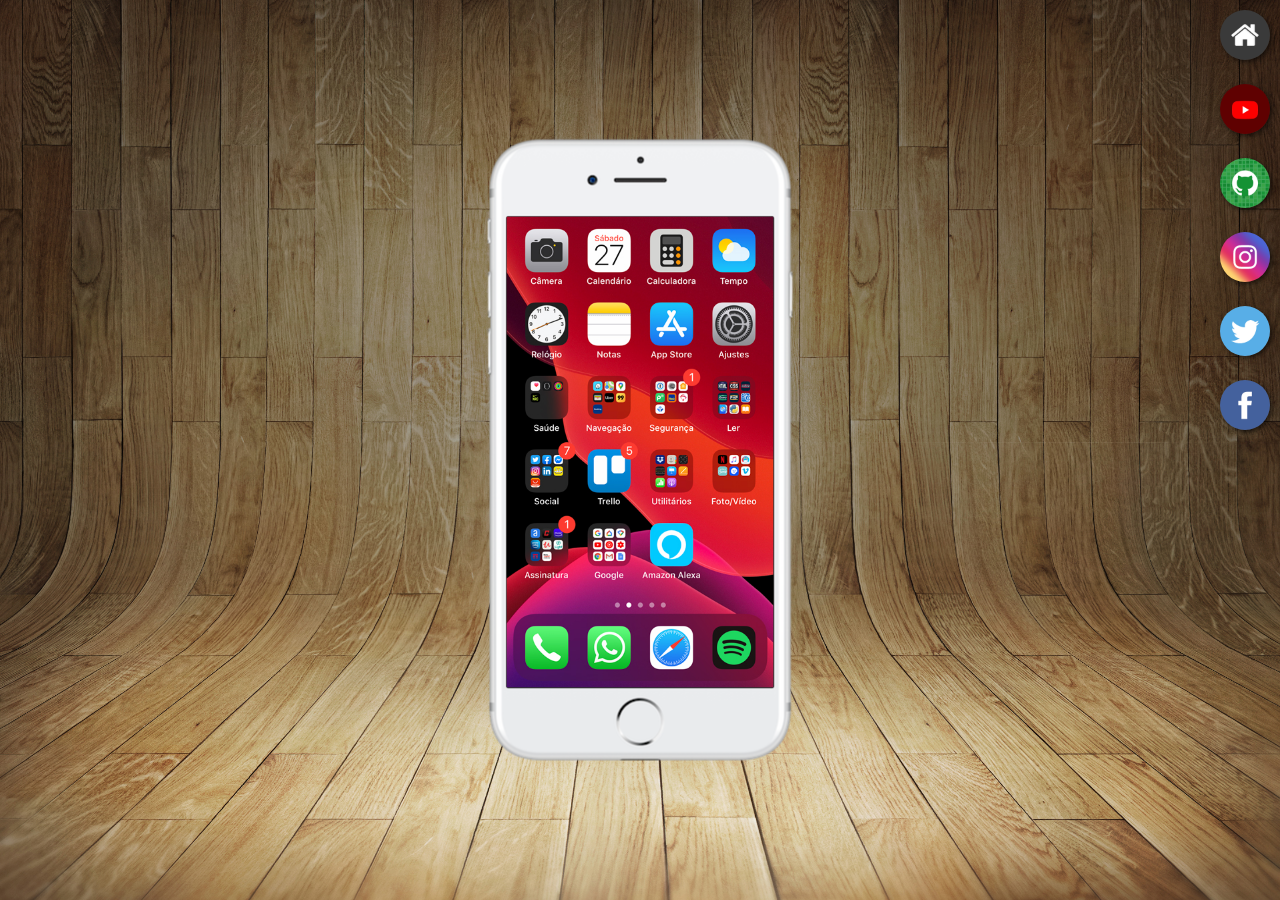
<file: Index.html>
<!DOCTYPE html>
<html lang="pt-br">
<head>
    <meta charset="UTF-8">
    <meta http-equiv="X-UA-Compatible" content="IE=edge">
    <meta name="viewport" content="width=device-width, initial-scale=1.0">
    <link rel="shortcut icon" href="favicon.ico" type="image/x-icon">
    <link rel="stylesheet" href="estilos/style.css">
    <title>Projeto Redes Sociais</title>
</head>
<body>
    <main>
        <section id="telefone">
            <iframe src="home.html" name="tela" id="tela" frameborder="0"></iframe>
        </section>
        <section id="redes-sociais">
            <a href="home.html" target="tela"><img src="imagens/logo-home.jpg" alt="Home"></a><br>
            <a href="youtube.html" target="tela"><img src="imagens/logo-youtube.jpg" alt="Youtube"></a><br>
            <a href="github.html" target="tela"><img src="imagens/logo-github.jpg" alt="Github"></a><br>
            <a href="instagram.html" target="tela"><img src="imagens/logo-instagram.jpg" alt="Insta"></a><br>
            <a href="twitter.html" target="tela"><img src="imagens/logo-twitter.jpg" alt="Twitter"></a><br>
            <a href="facebook.html" target="tela"><img src="imagens/logo-facebook.jpg" alt="Face"></a>
        </section>
    </main>
</body>
</html>
</file>
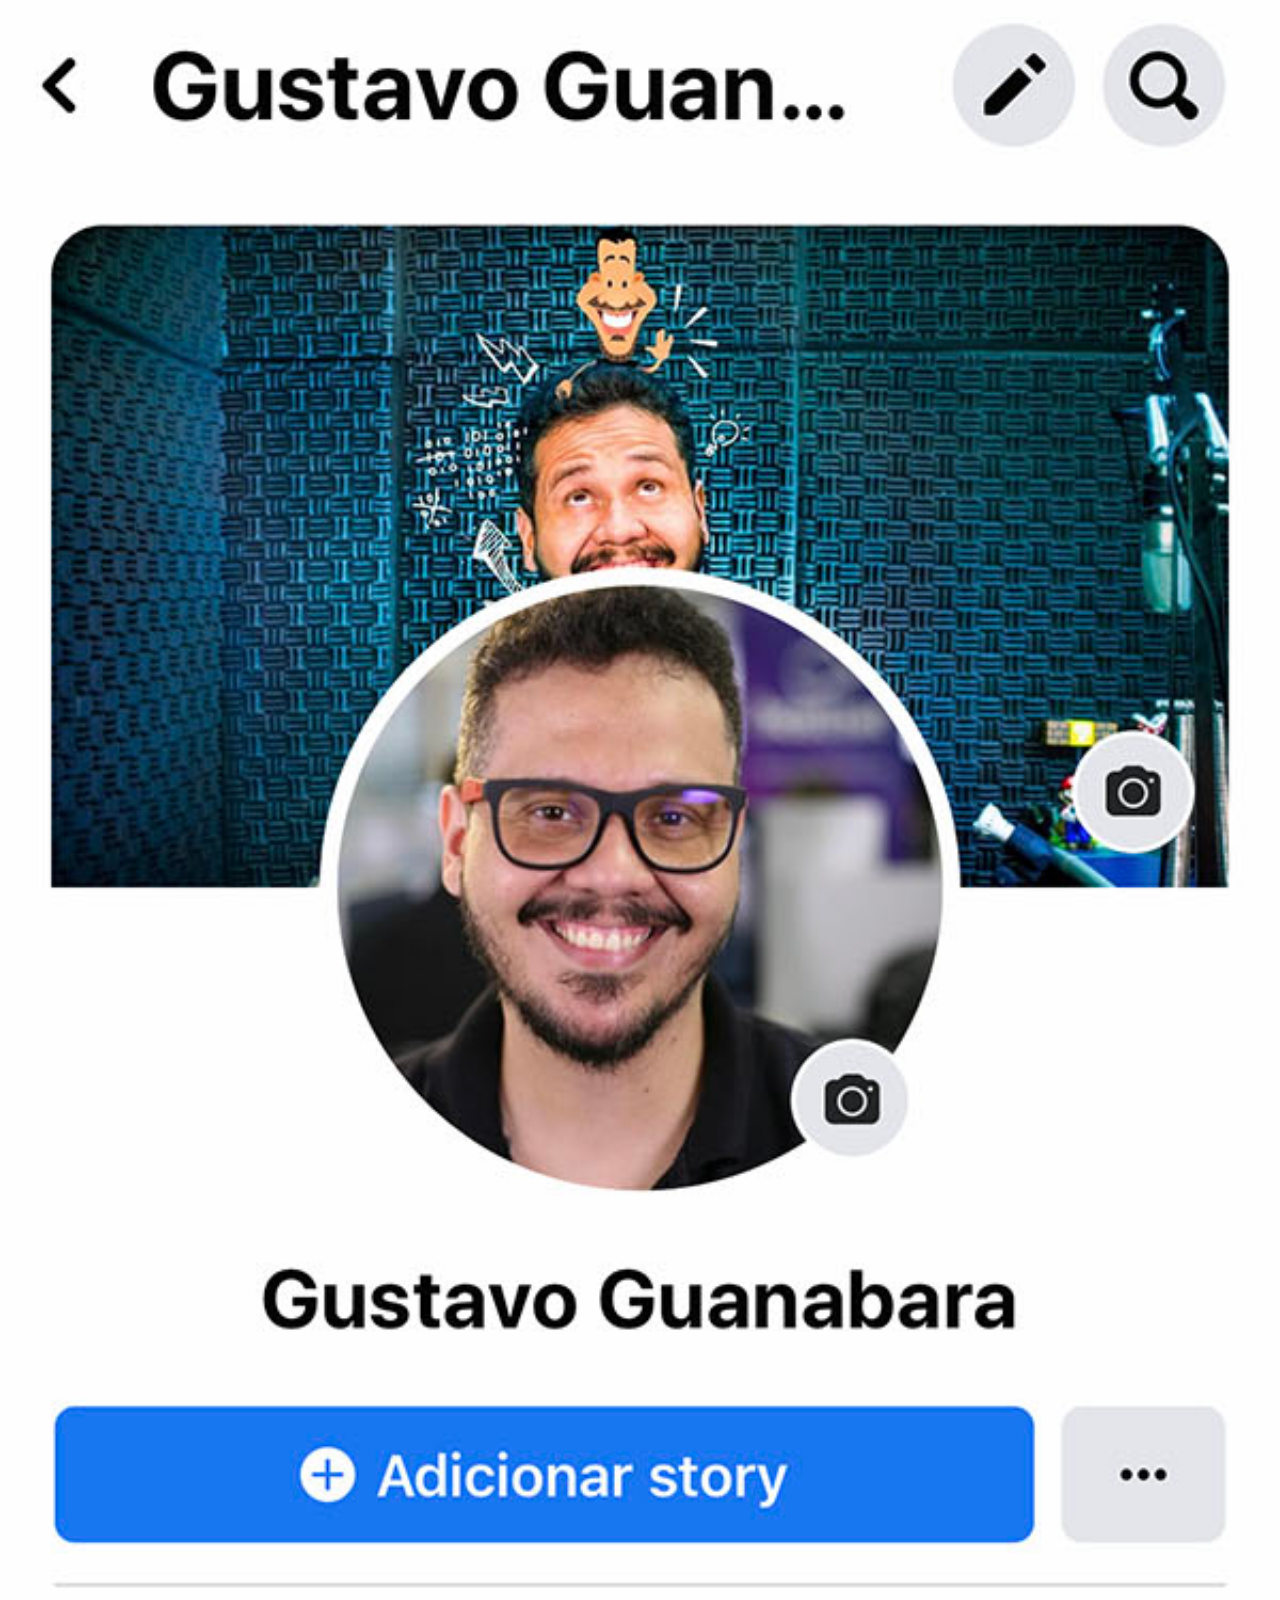
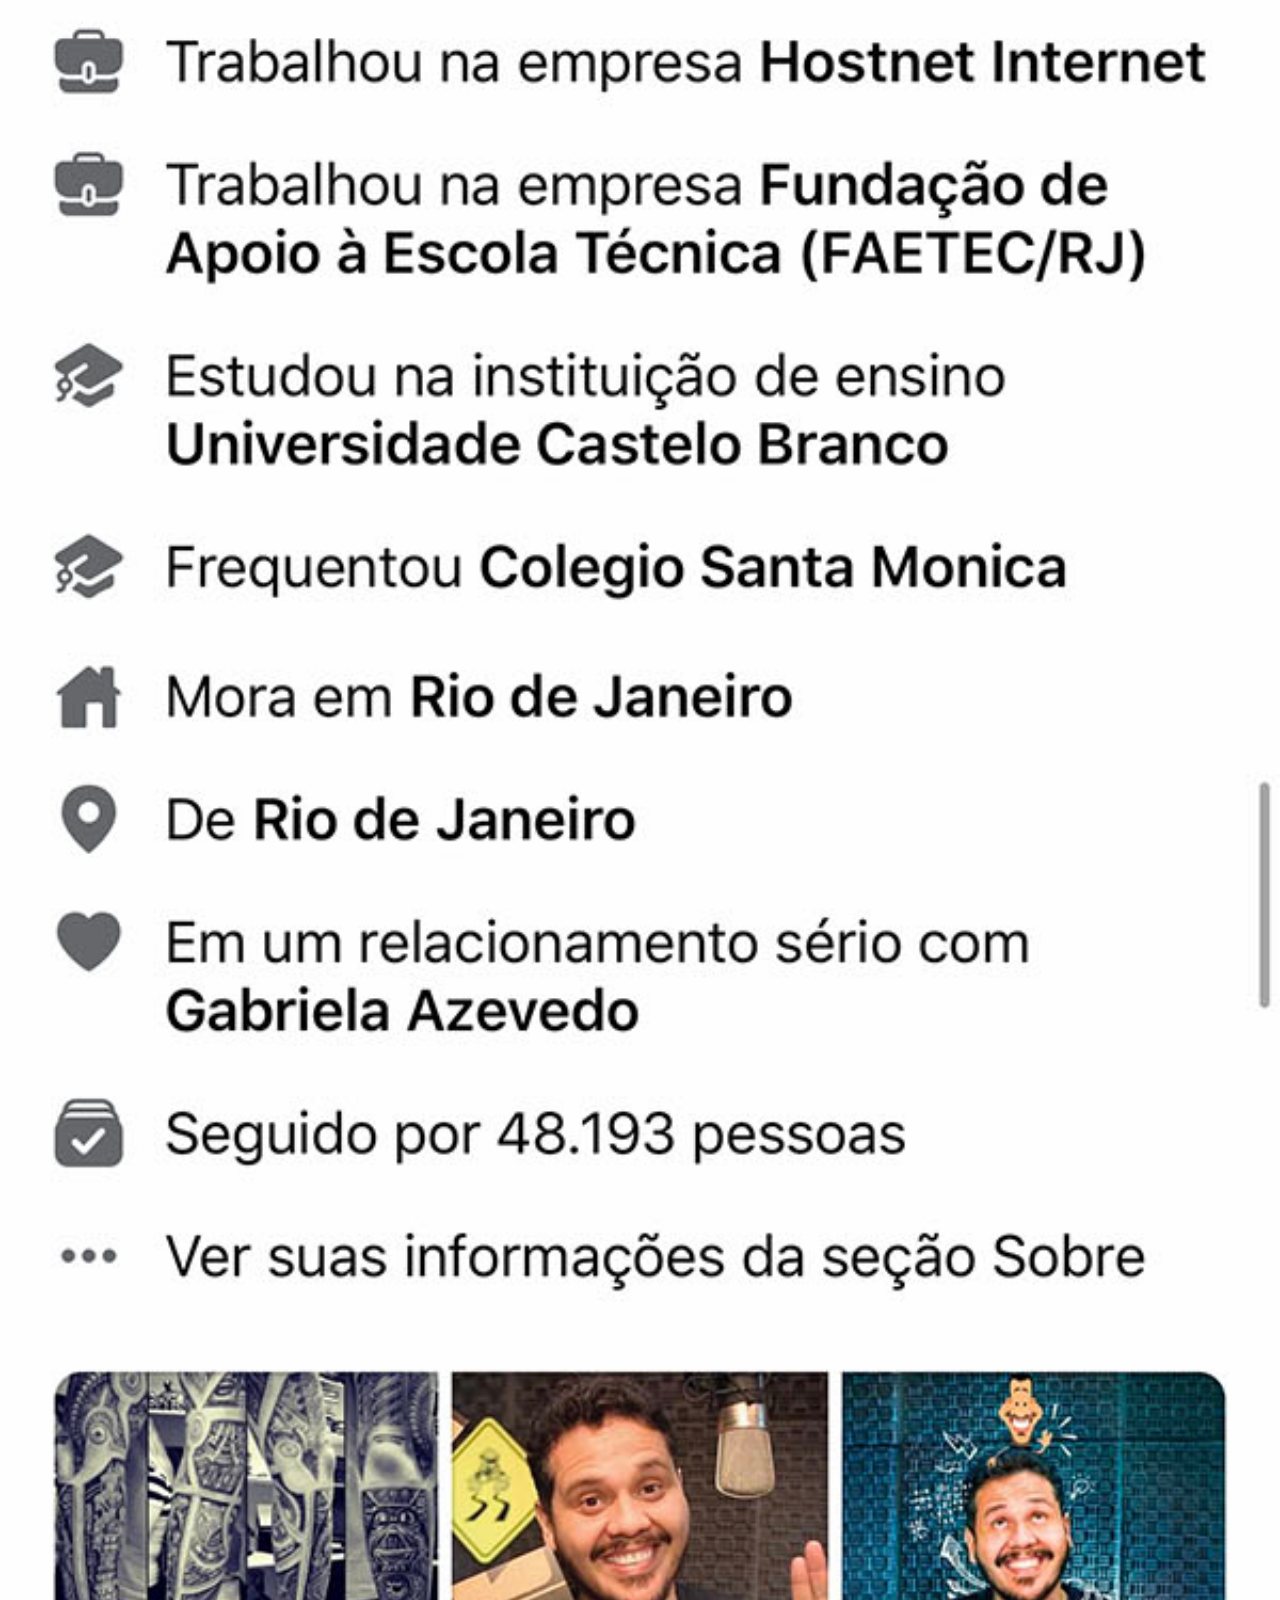
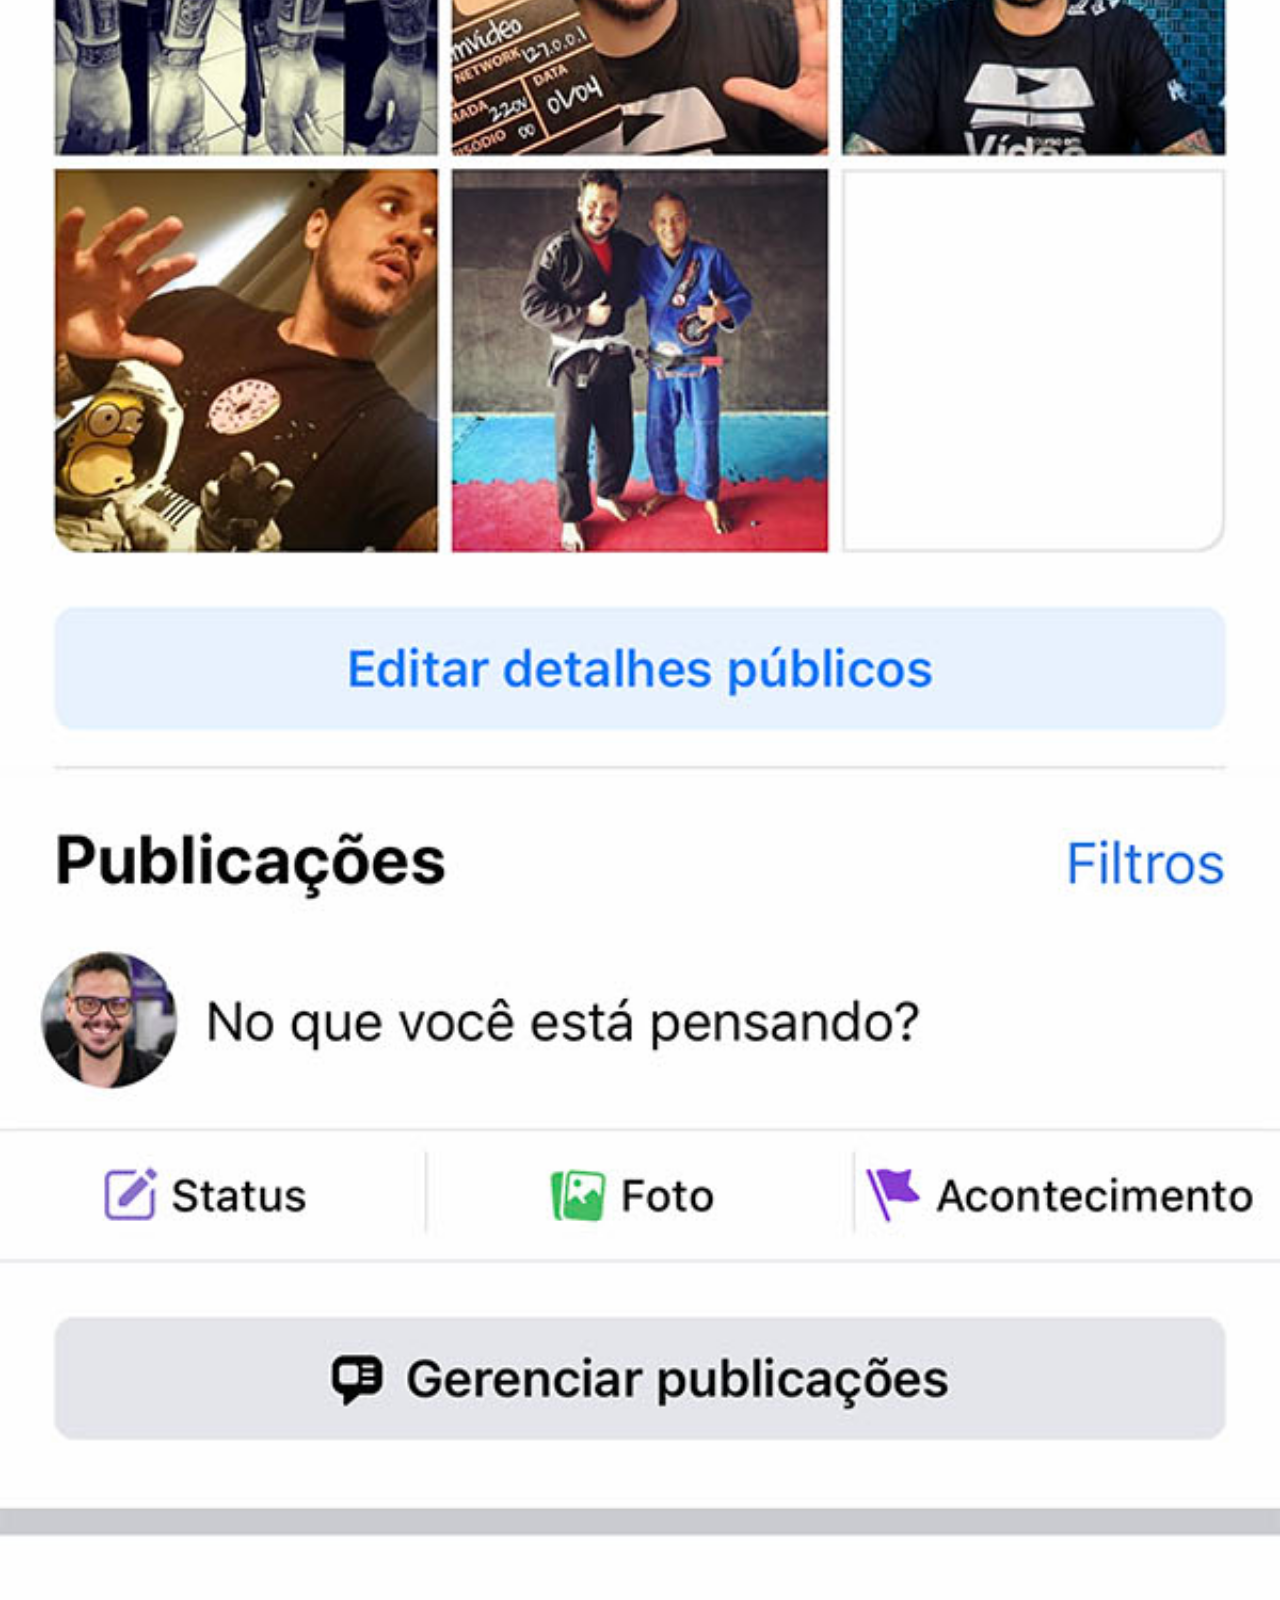
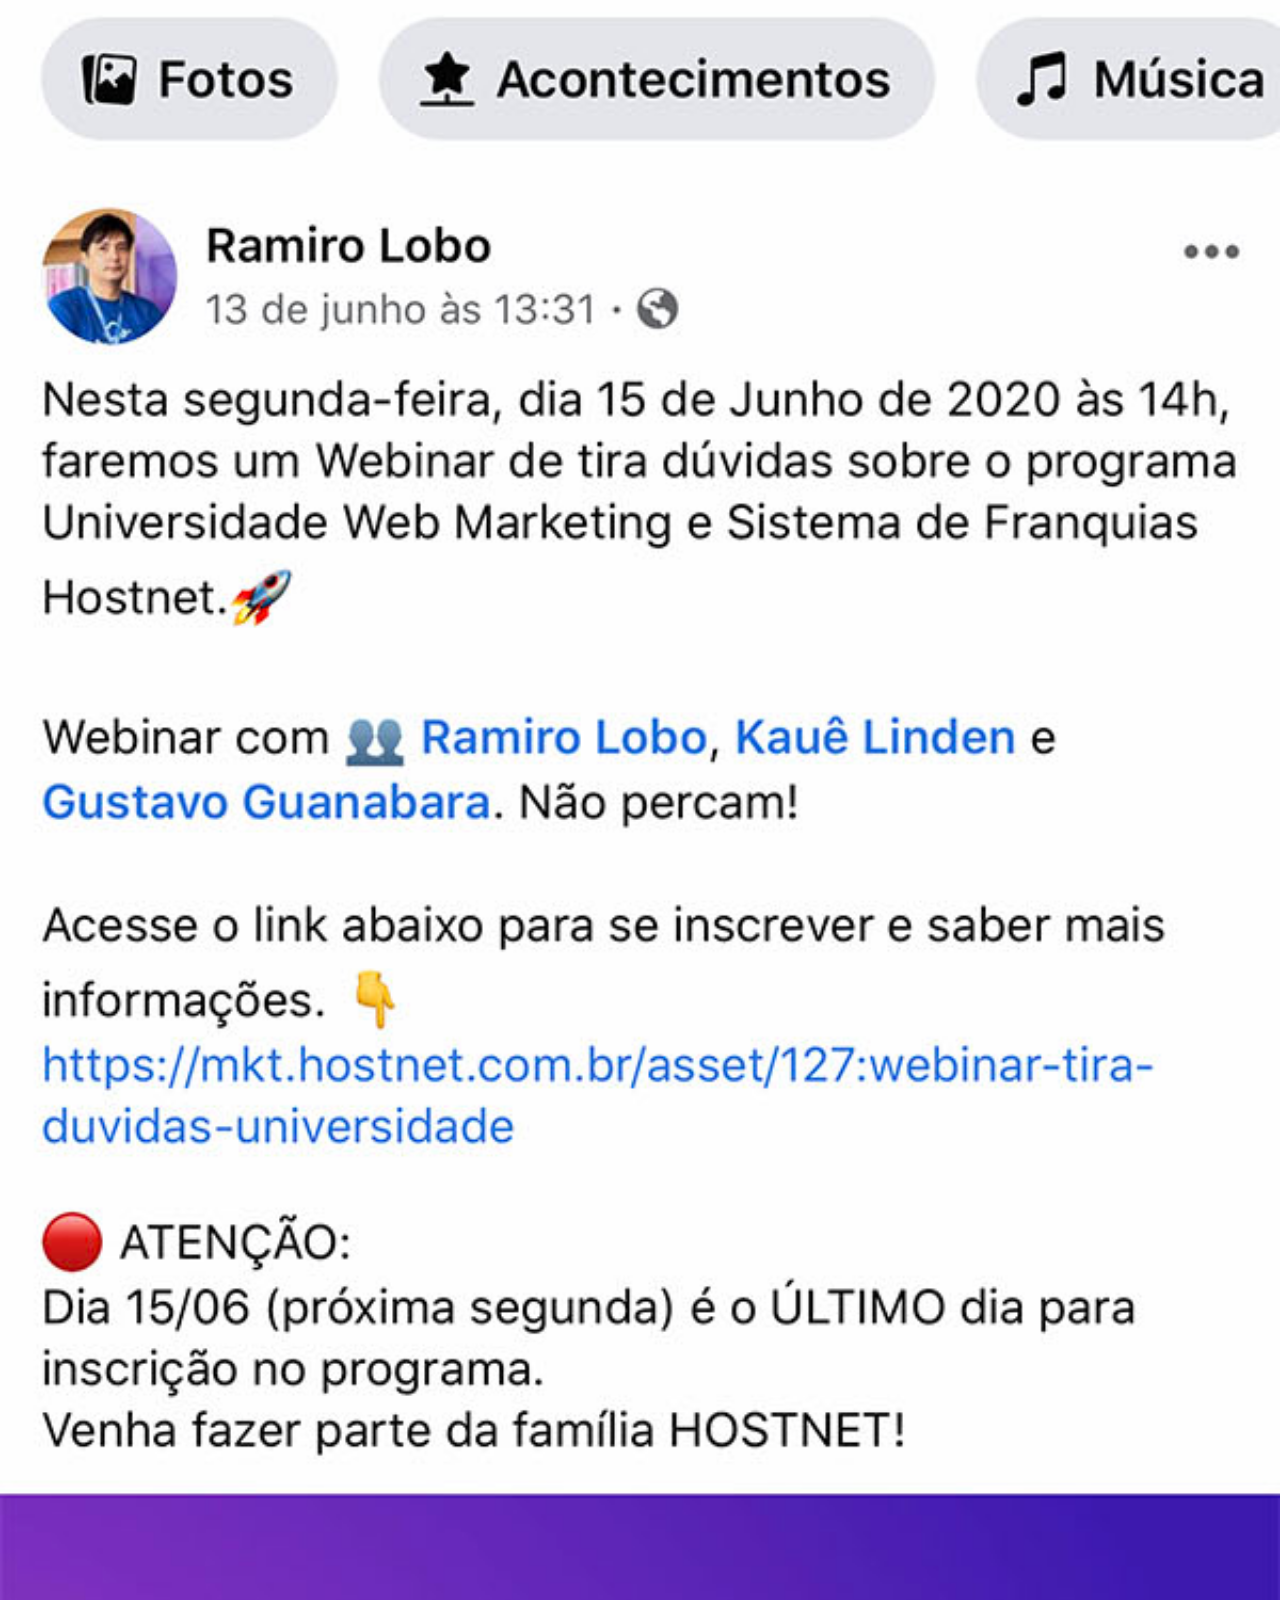
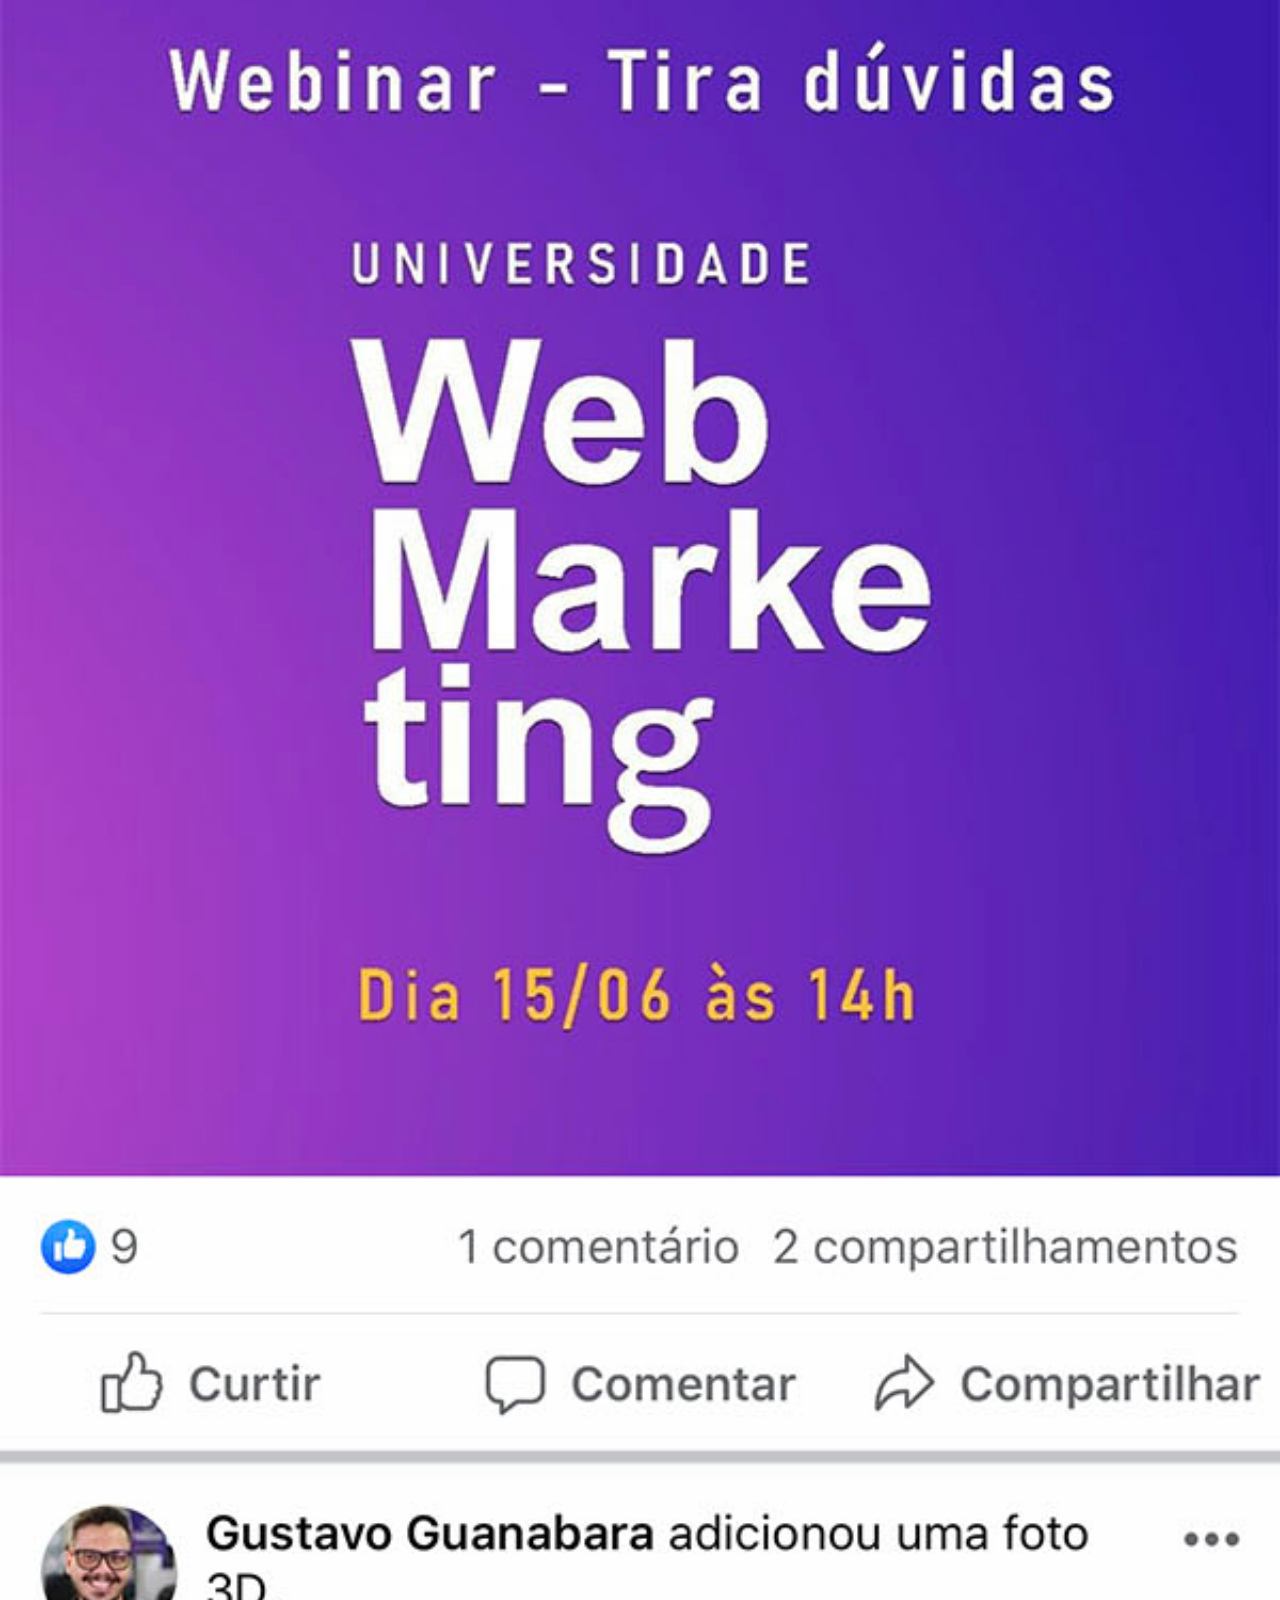
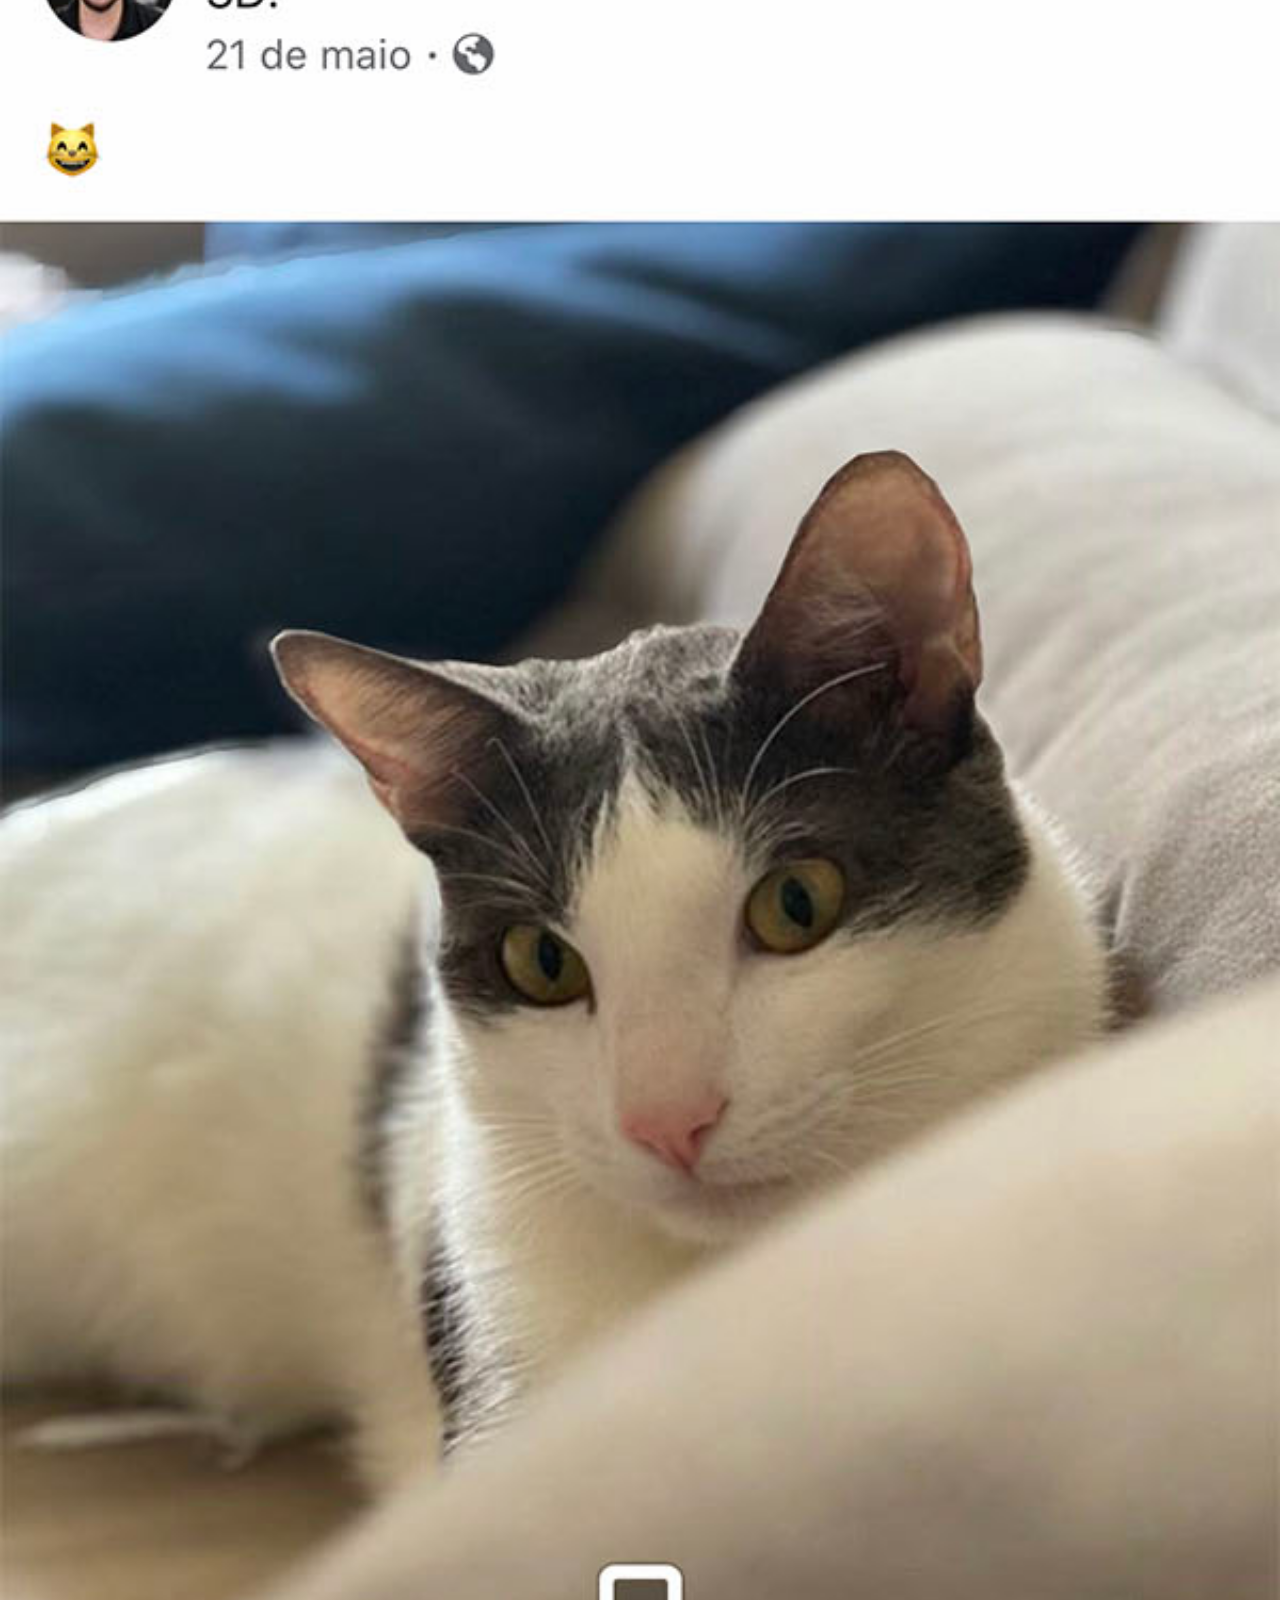
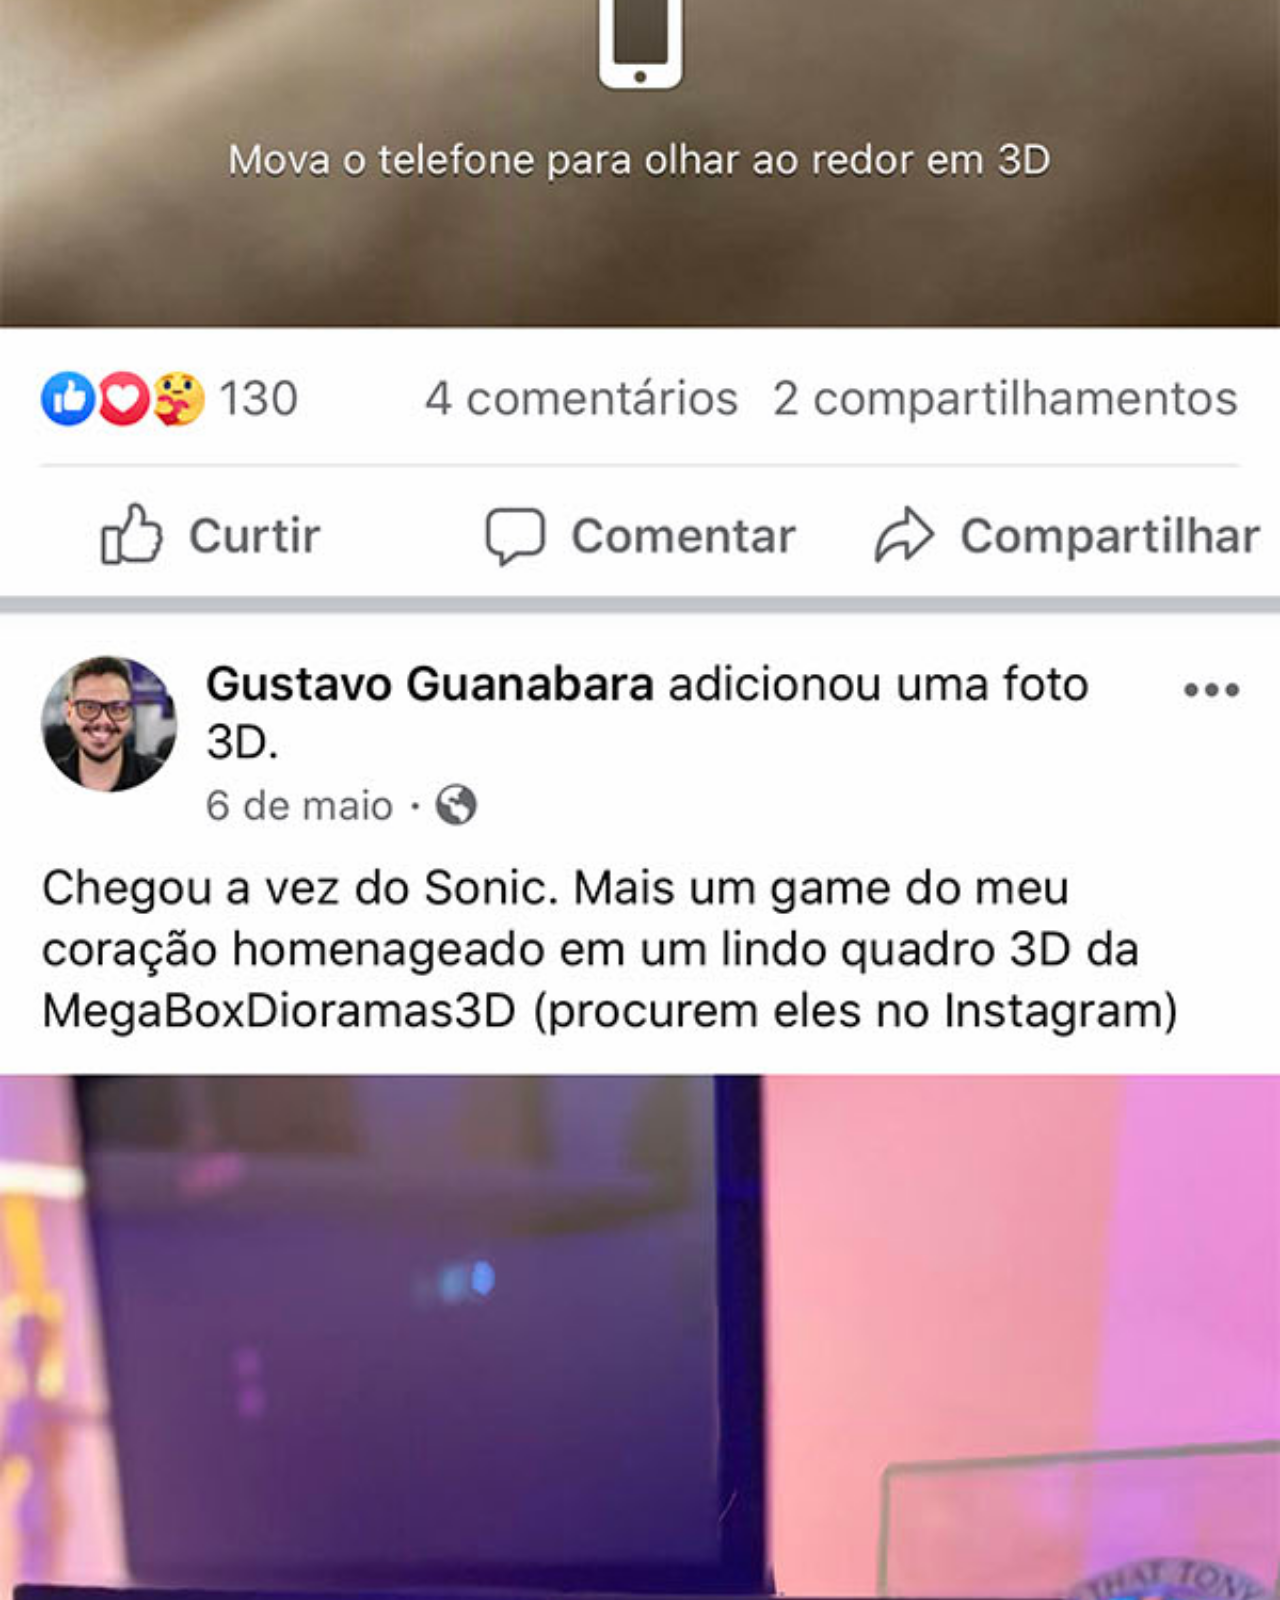
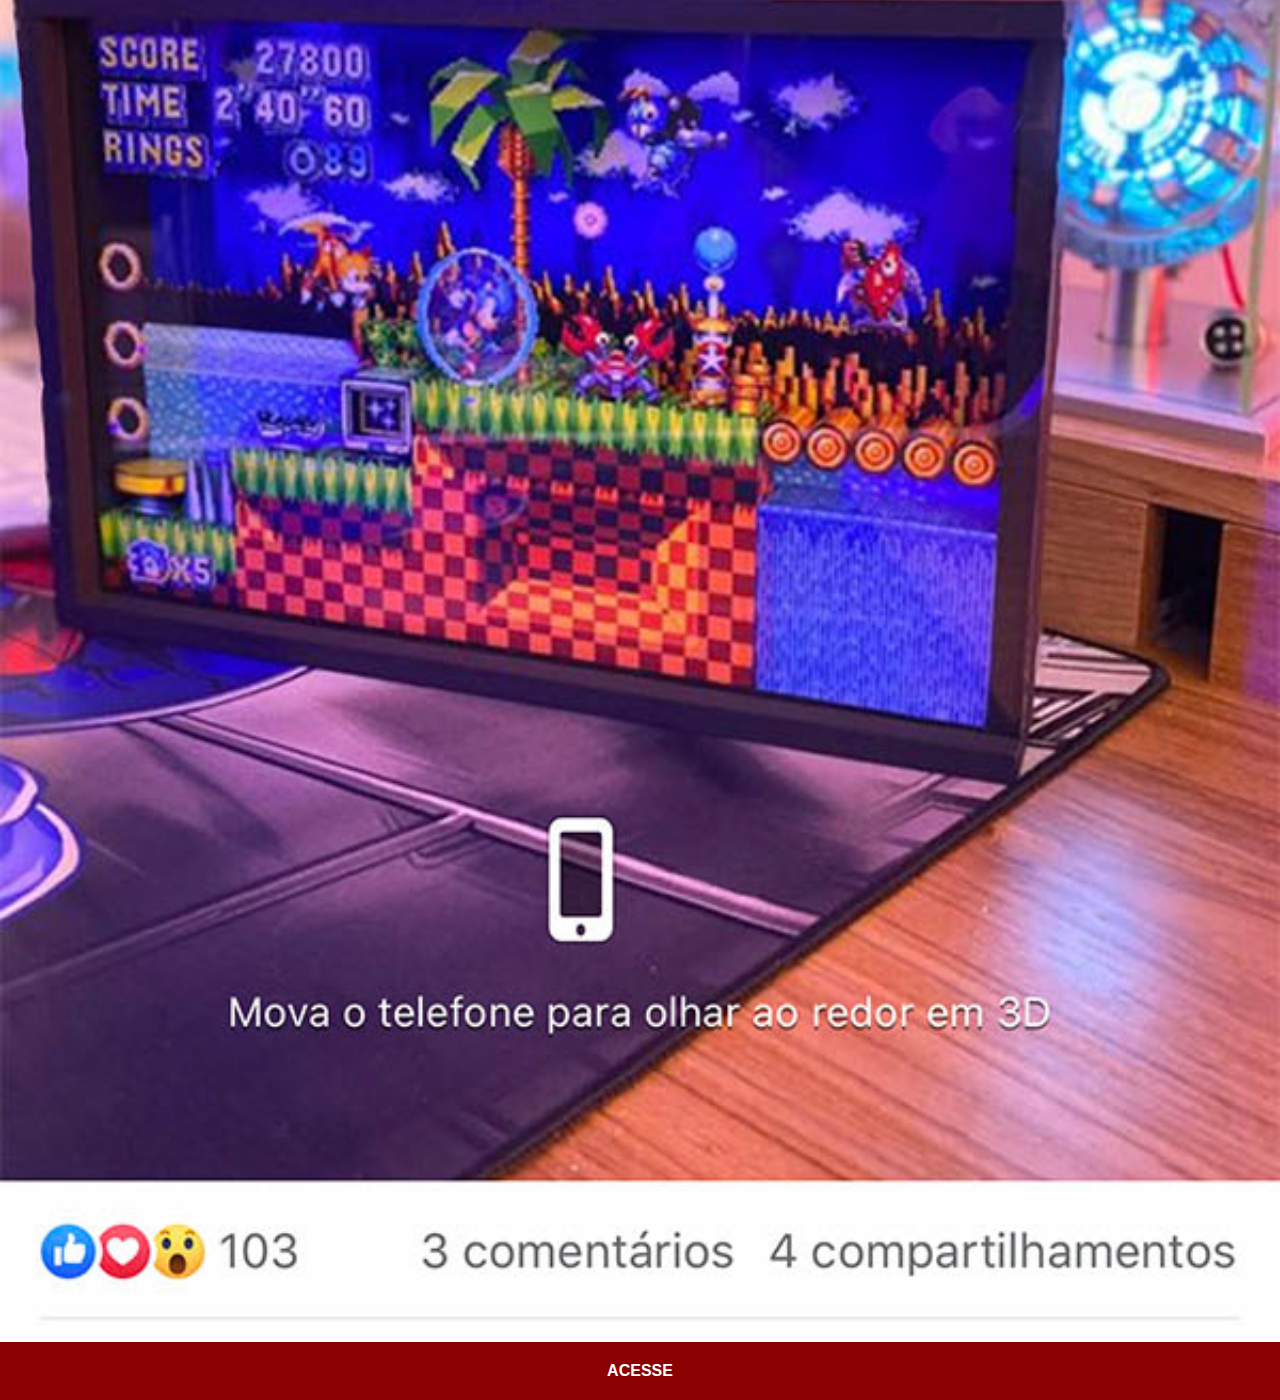
<file: facebook.html>
<!DOCTYPE html>
<html lang="pt-br">
<head>
    <meta charset="UTF-8">
    <meta http-equiv="X-UA-Compatible" content="IE=edge">
    <meta name="viewport" content="width=device-width, initial-scale=1.0">
    <link rel="stylesheet" href="estilos/social.css">
    <title>Facebook</title>
</head>
<body>
    <img src="imagens/tela-facebook.jpg" alt="Insta">
    <a href="https://www.facebook.com/gustavoguanabara" target="_blank">ACESSE</a>
</body>
</html>
</file>
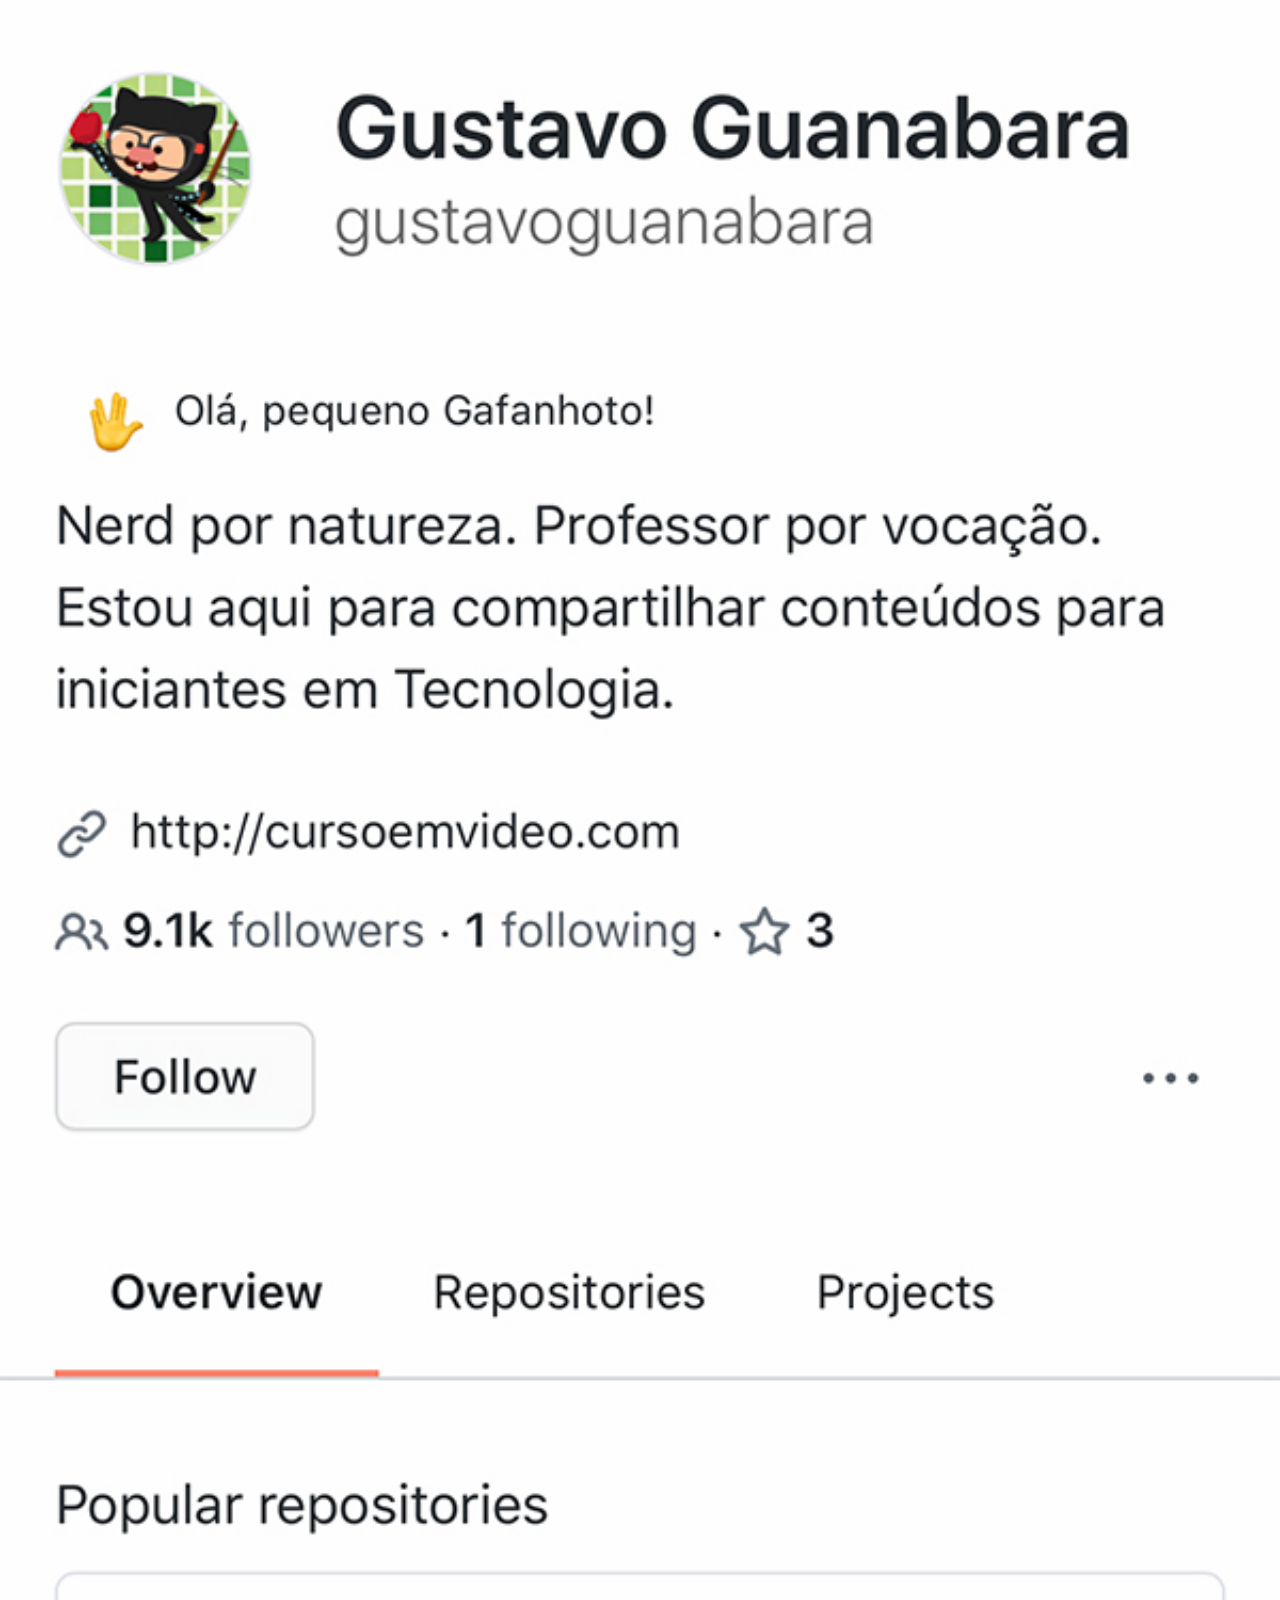
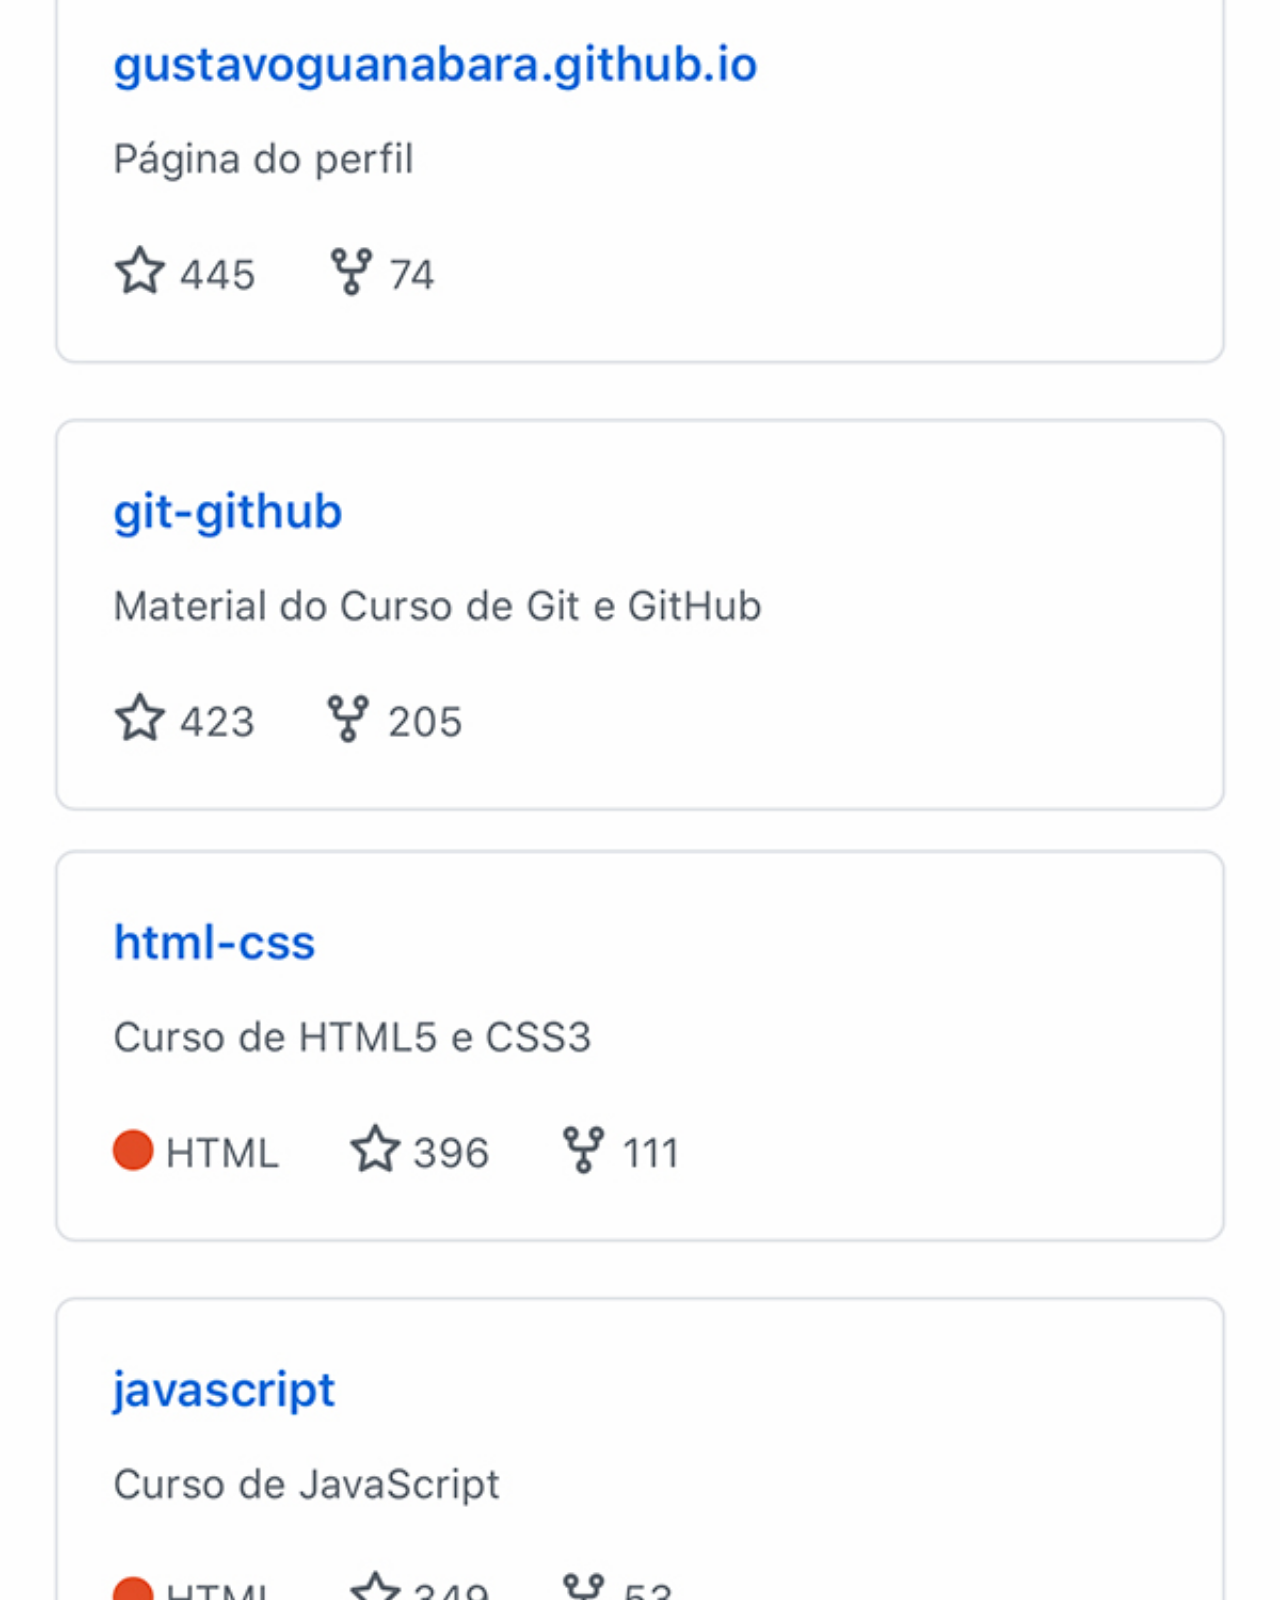
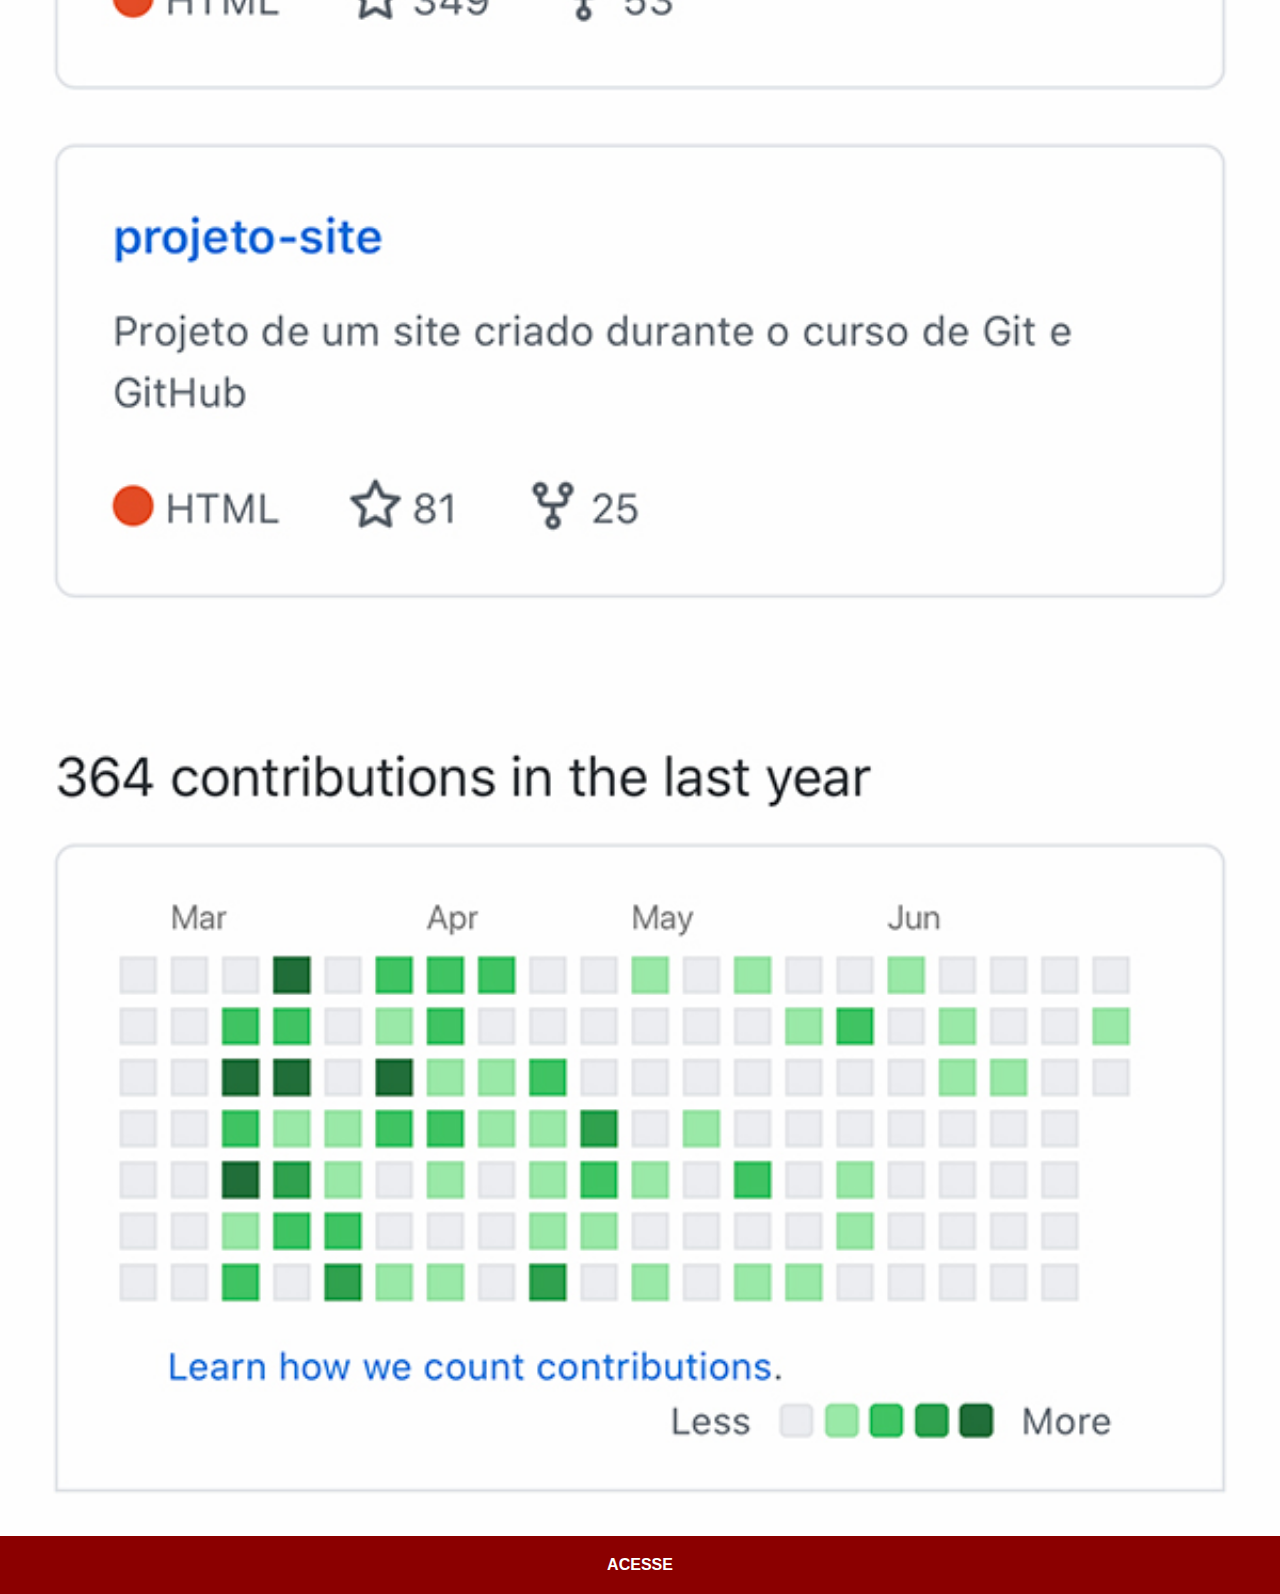
<file: github.html>
<!DOCTYPE html>
<html lang="pt-br">
<head>
    <meta charset="UTF-8">
    <meta http-equiv="X-UA-Compatible" content="IE=edge">
    <meta name="viewport" content="width=device-width, initial-scale=1.0">
    <title>GitHub</title>
    <link rel="stylesheet" href="estilos/social.css">
</head>
<body>
    <img src="imagens/tela-github.jpg" alt="GitHub">
    <a href="https://gustavoguanabara.github.io/" target="_blank">ACESSE</a>
</body>
</html>
</file>
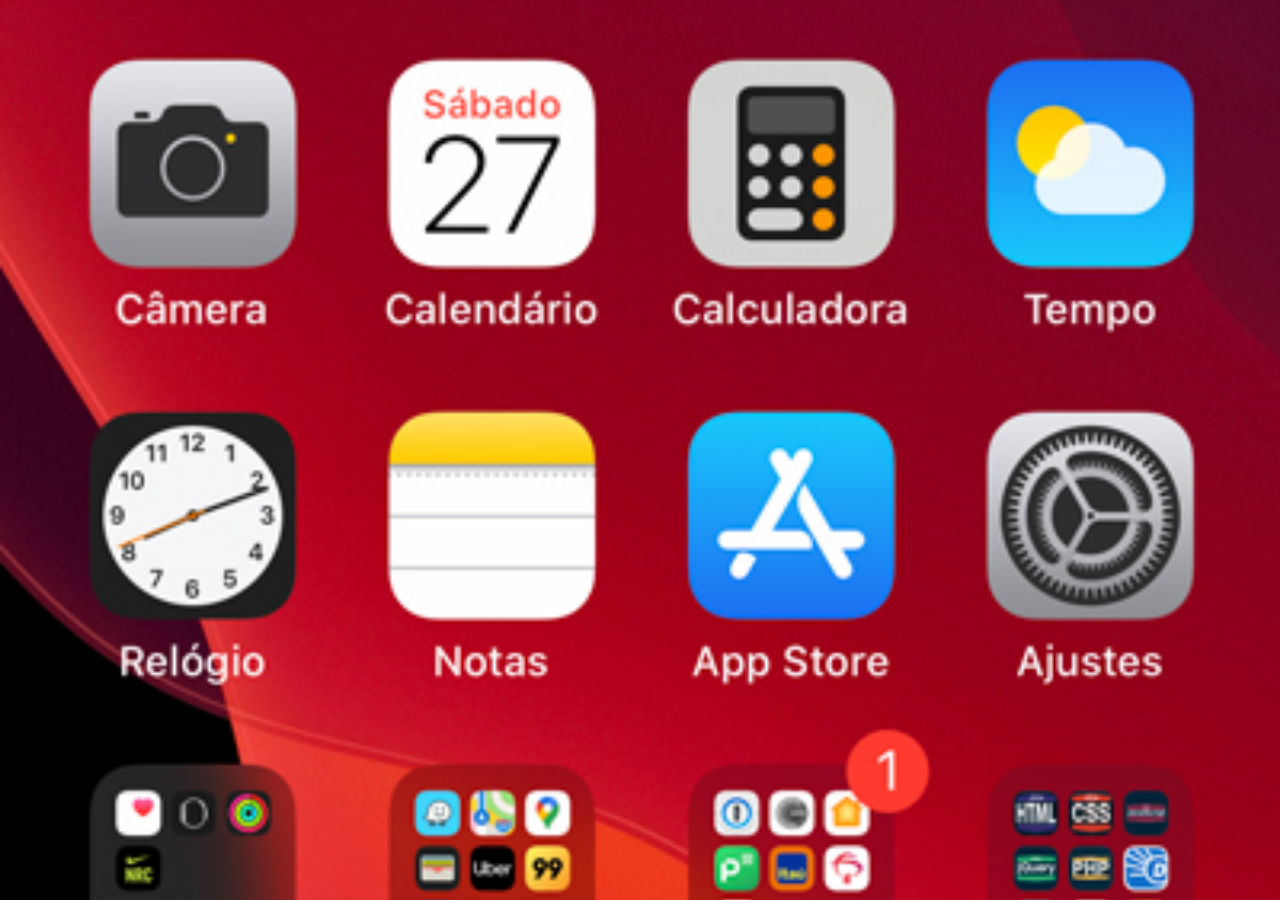
<file: home.html>
<!DOCTYPE html>
<html lang="pt-br">
<head>
    <meta charset="UTF-8">
    <meta http-equiv="X-UA-Compatible" content="IE=edge">
    <meta name="viewport" content="width=device-width, initial-scale=1.0">
    <title>Home</title>
</head>
<style>
    *{
        margin: 0px;
        padding: 0px;
    }

    body {
        width: 100vw;
        height: 100vh;
        background: black url('imagens/tela-home.jpg') no-repeat top center;
        background-size: cover;
    }
</style>
<body>
    
</body>
</html>
</file>
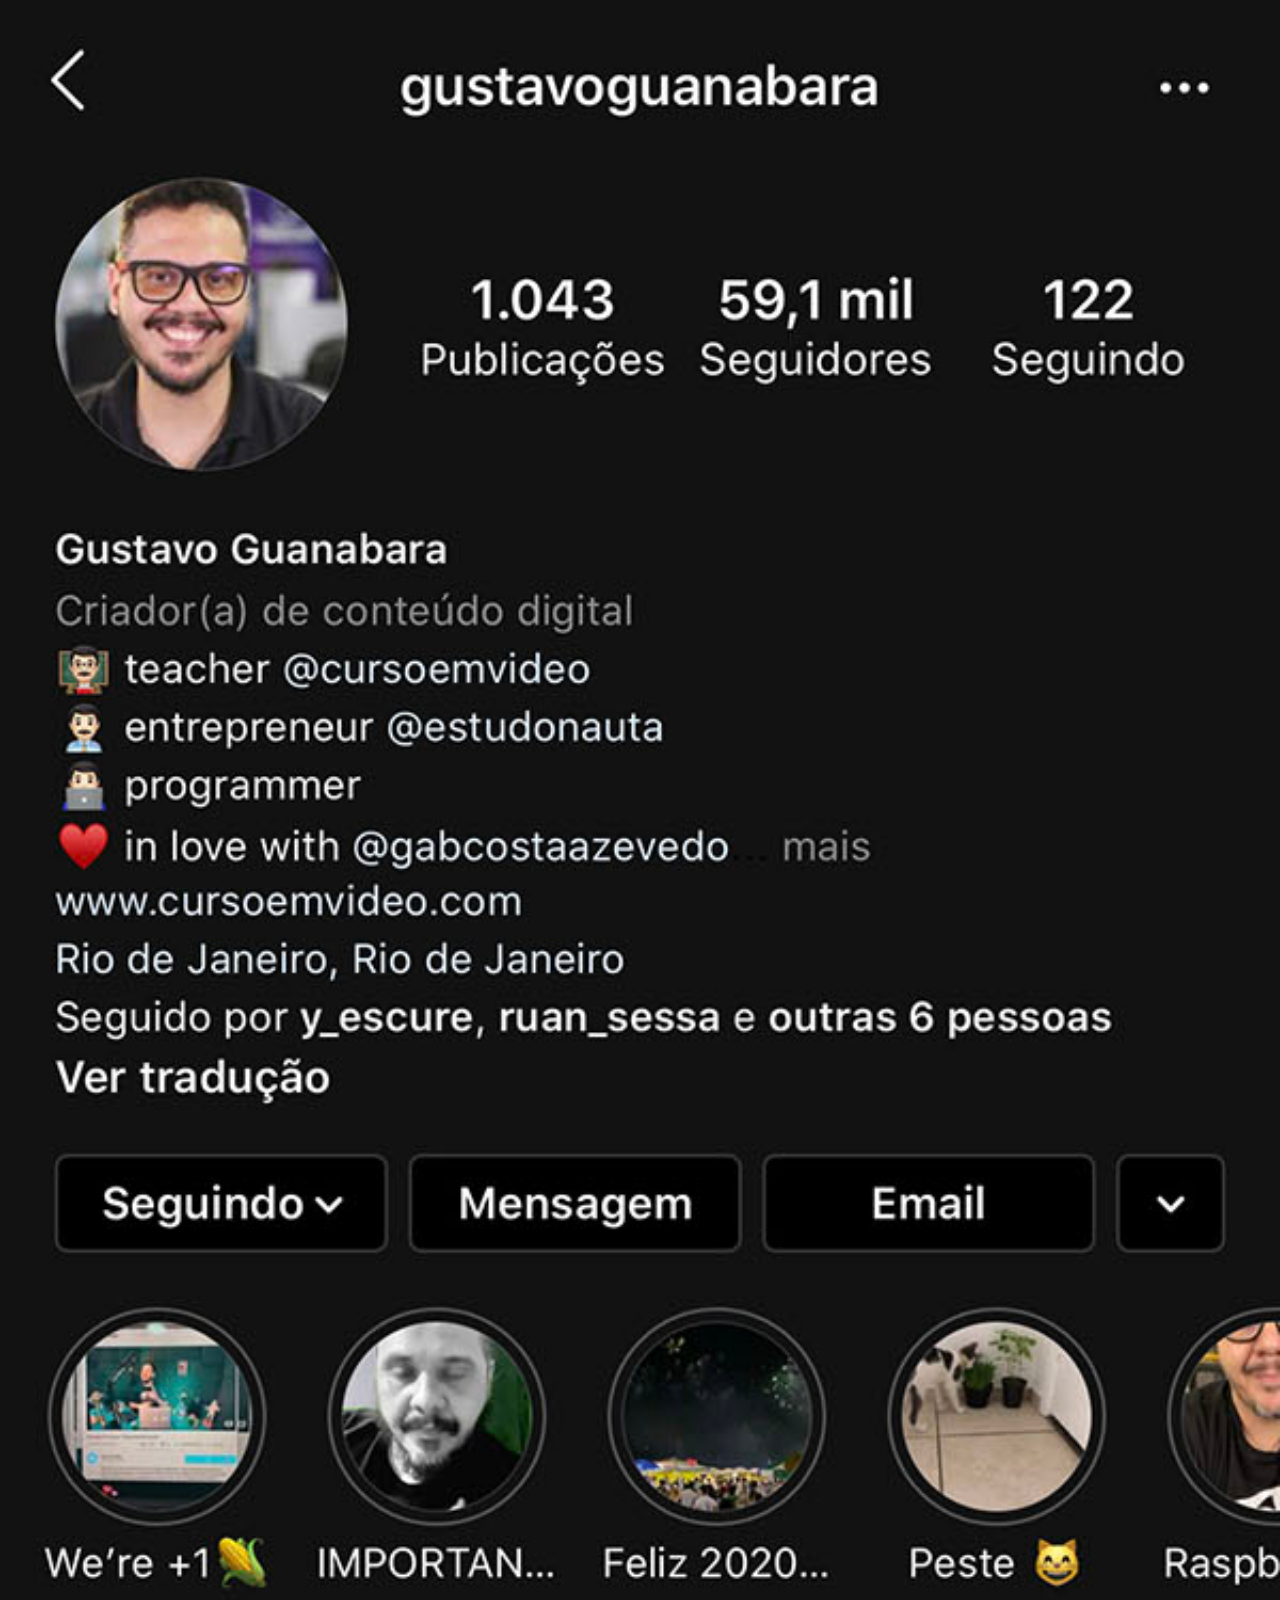
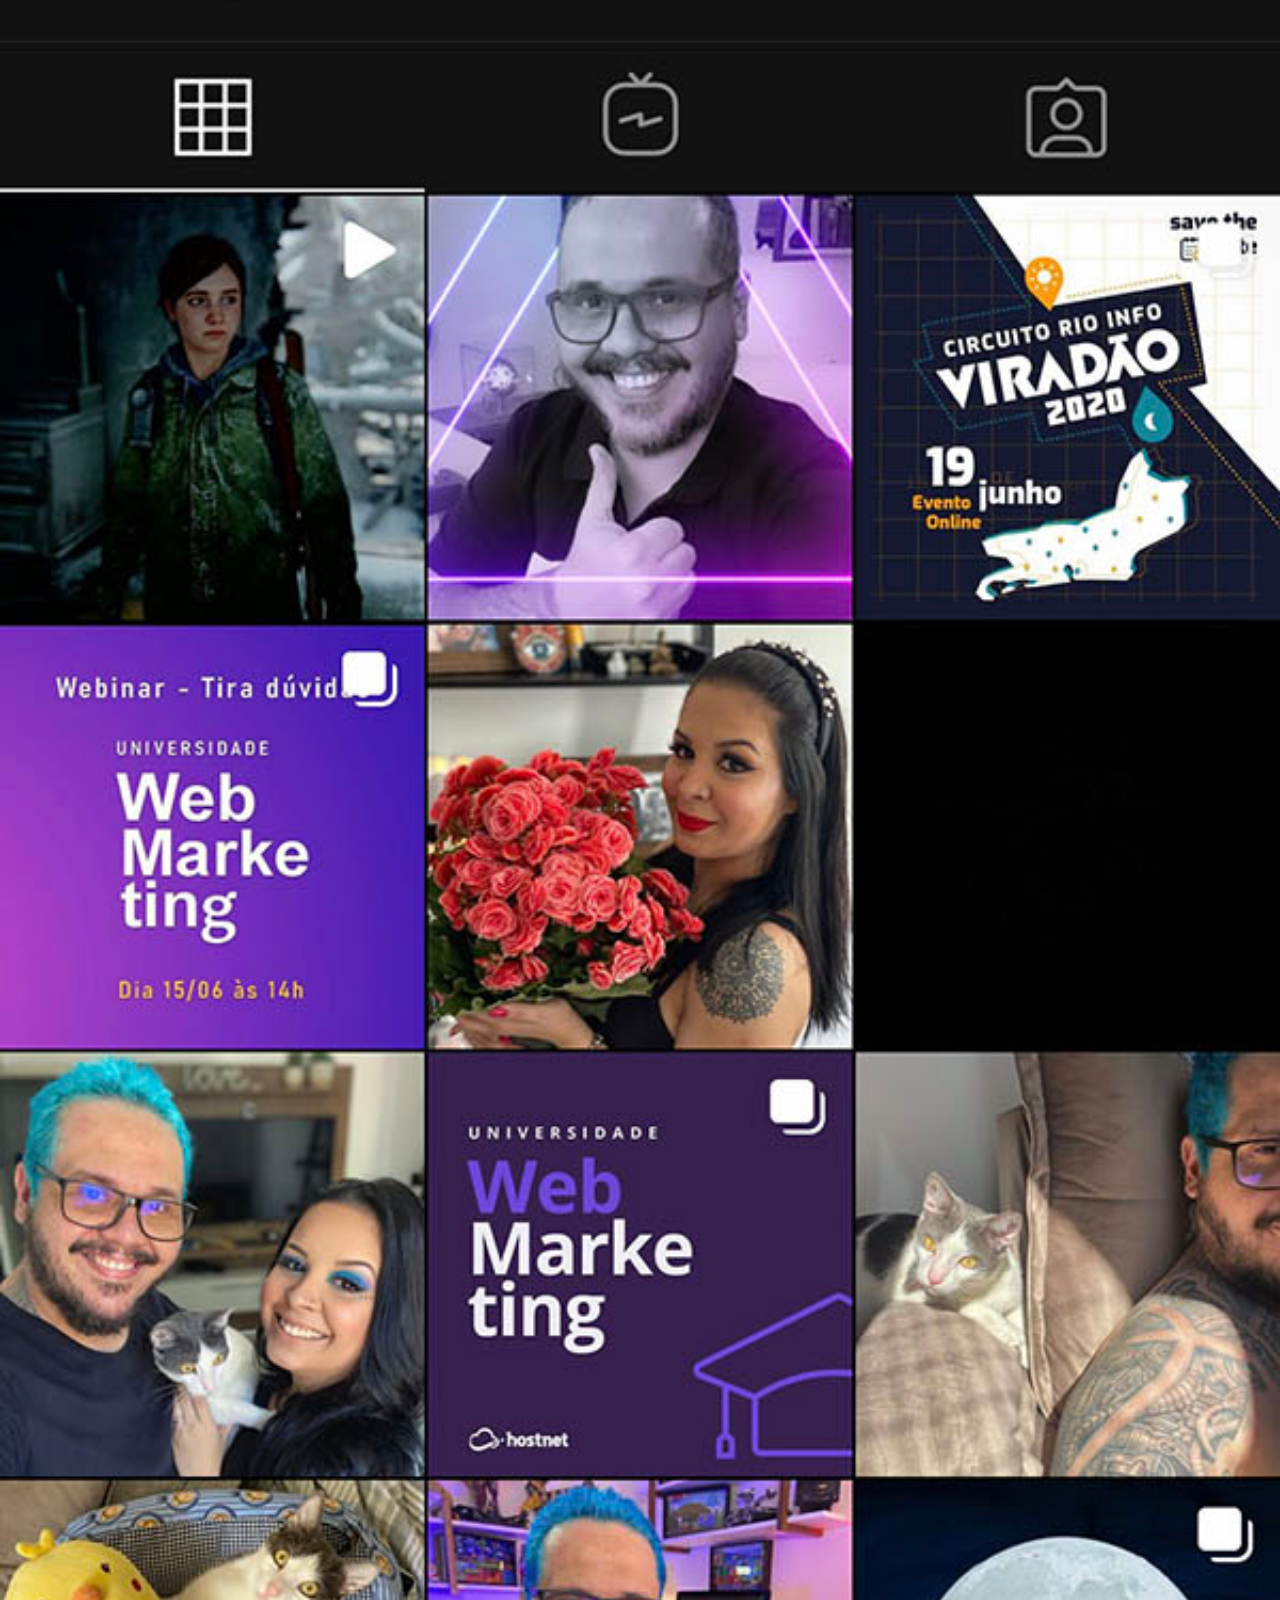
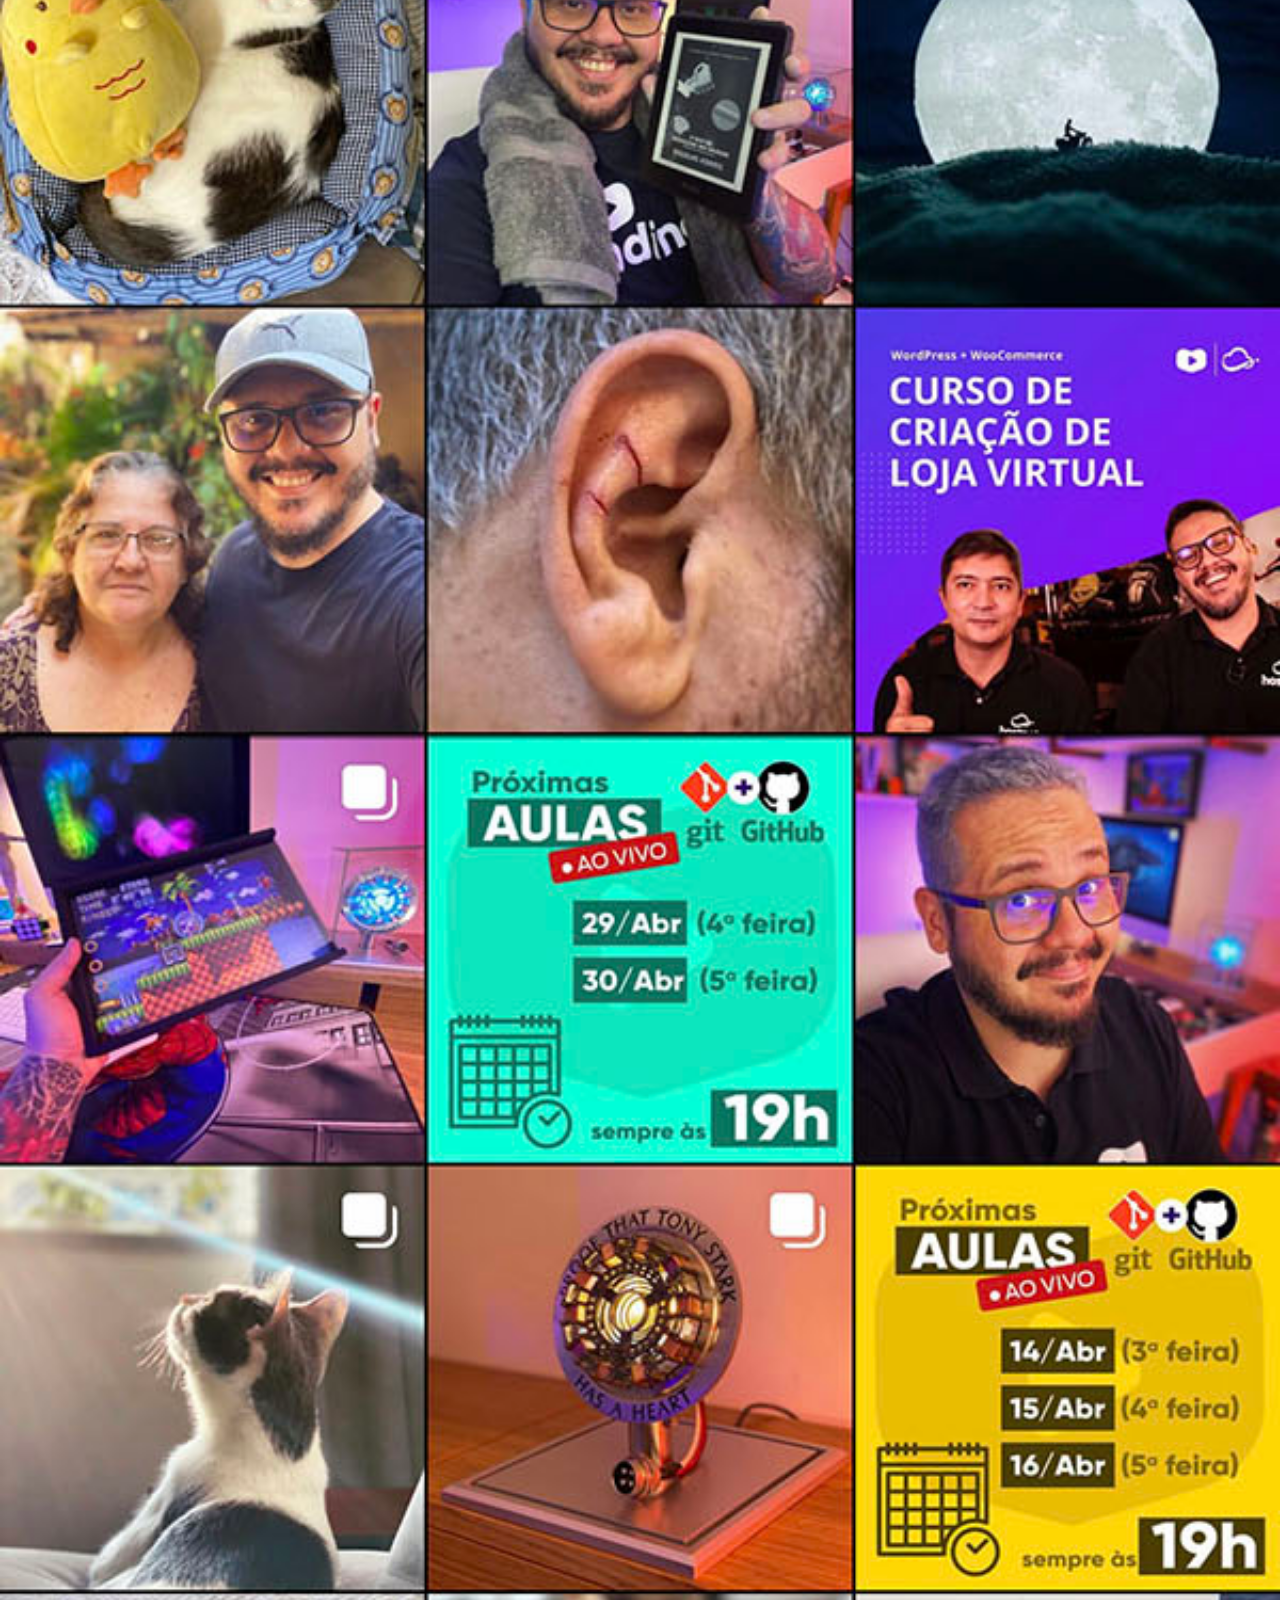
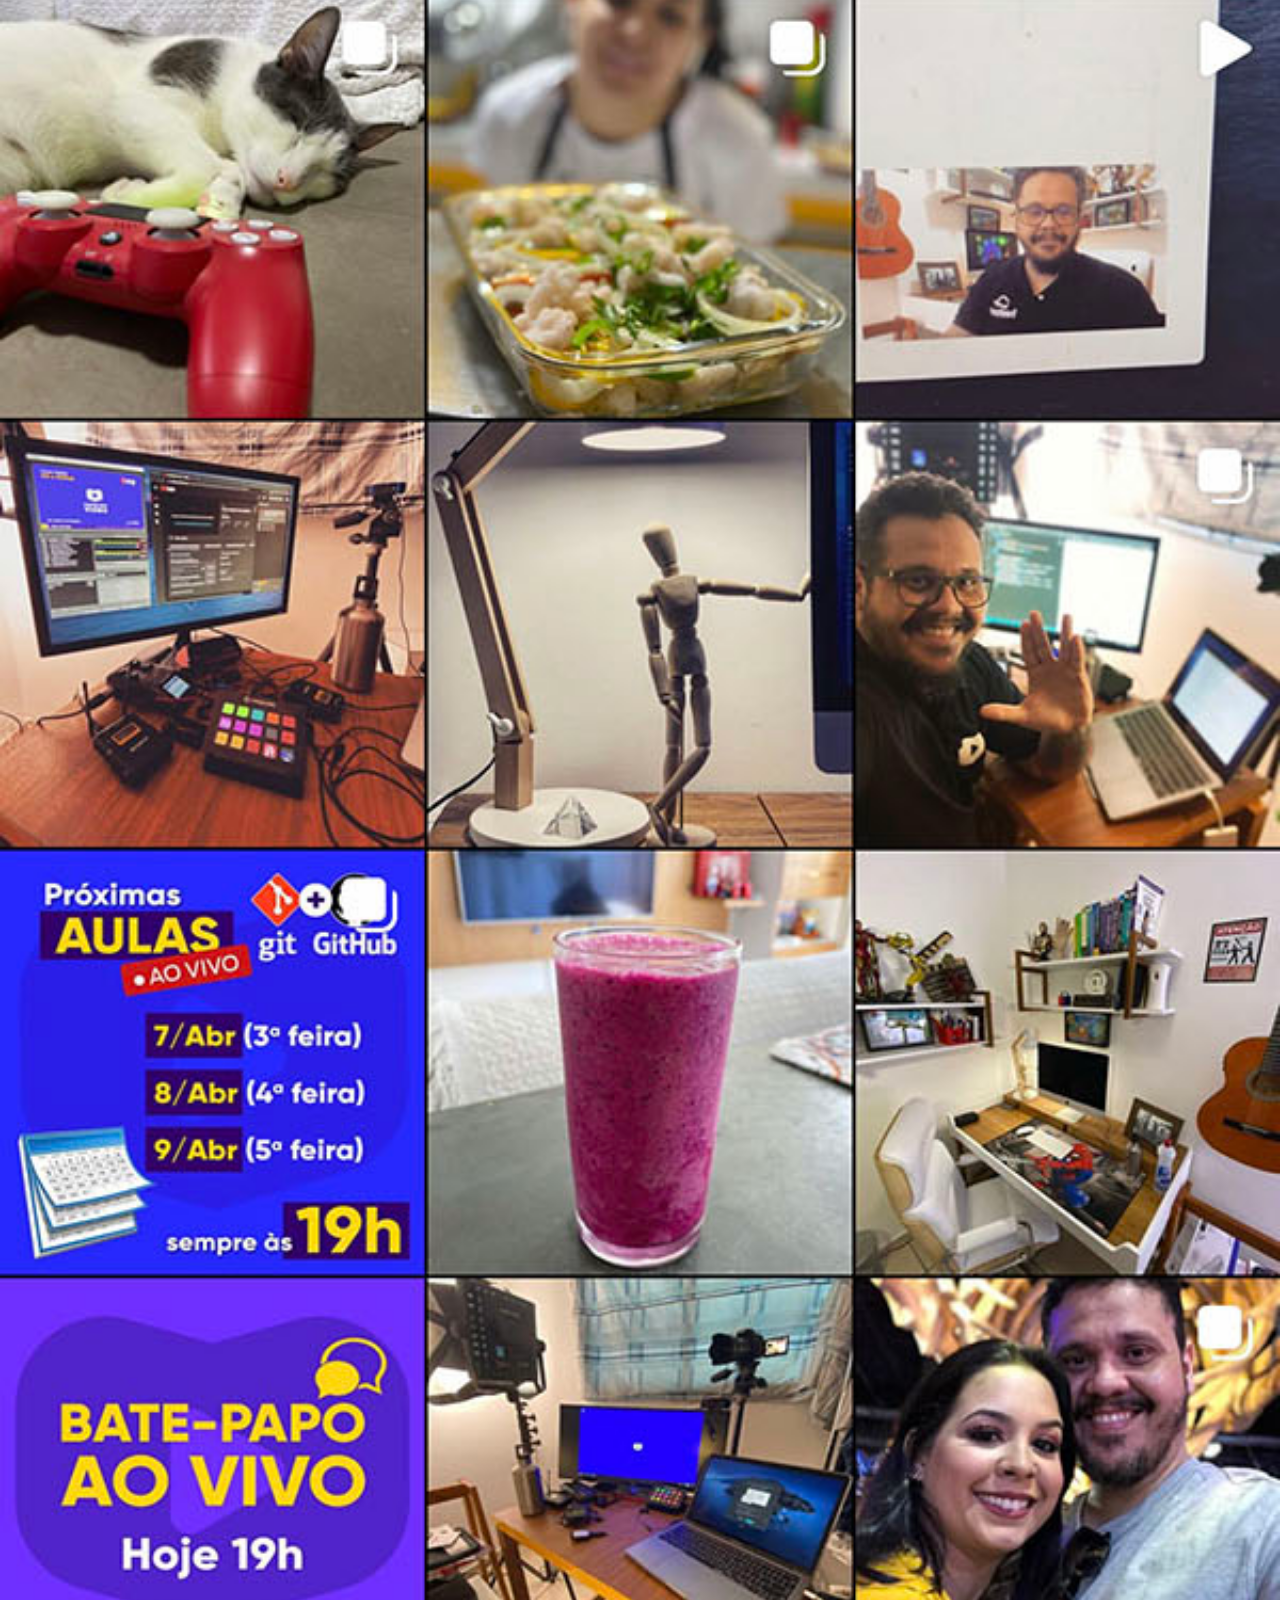
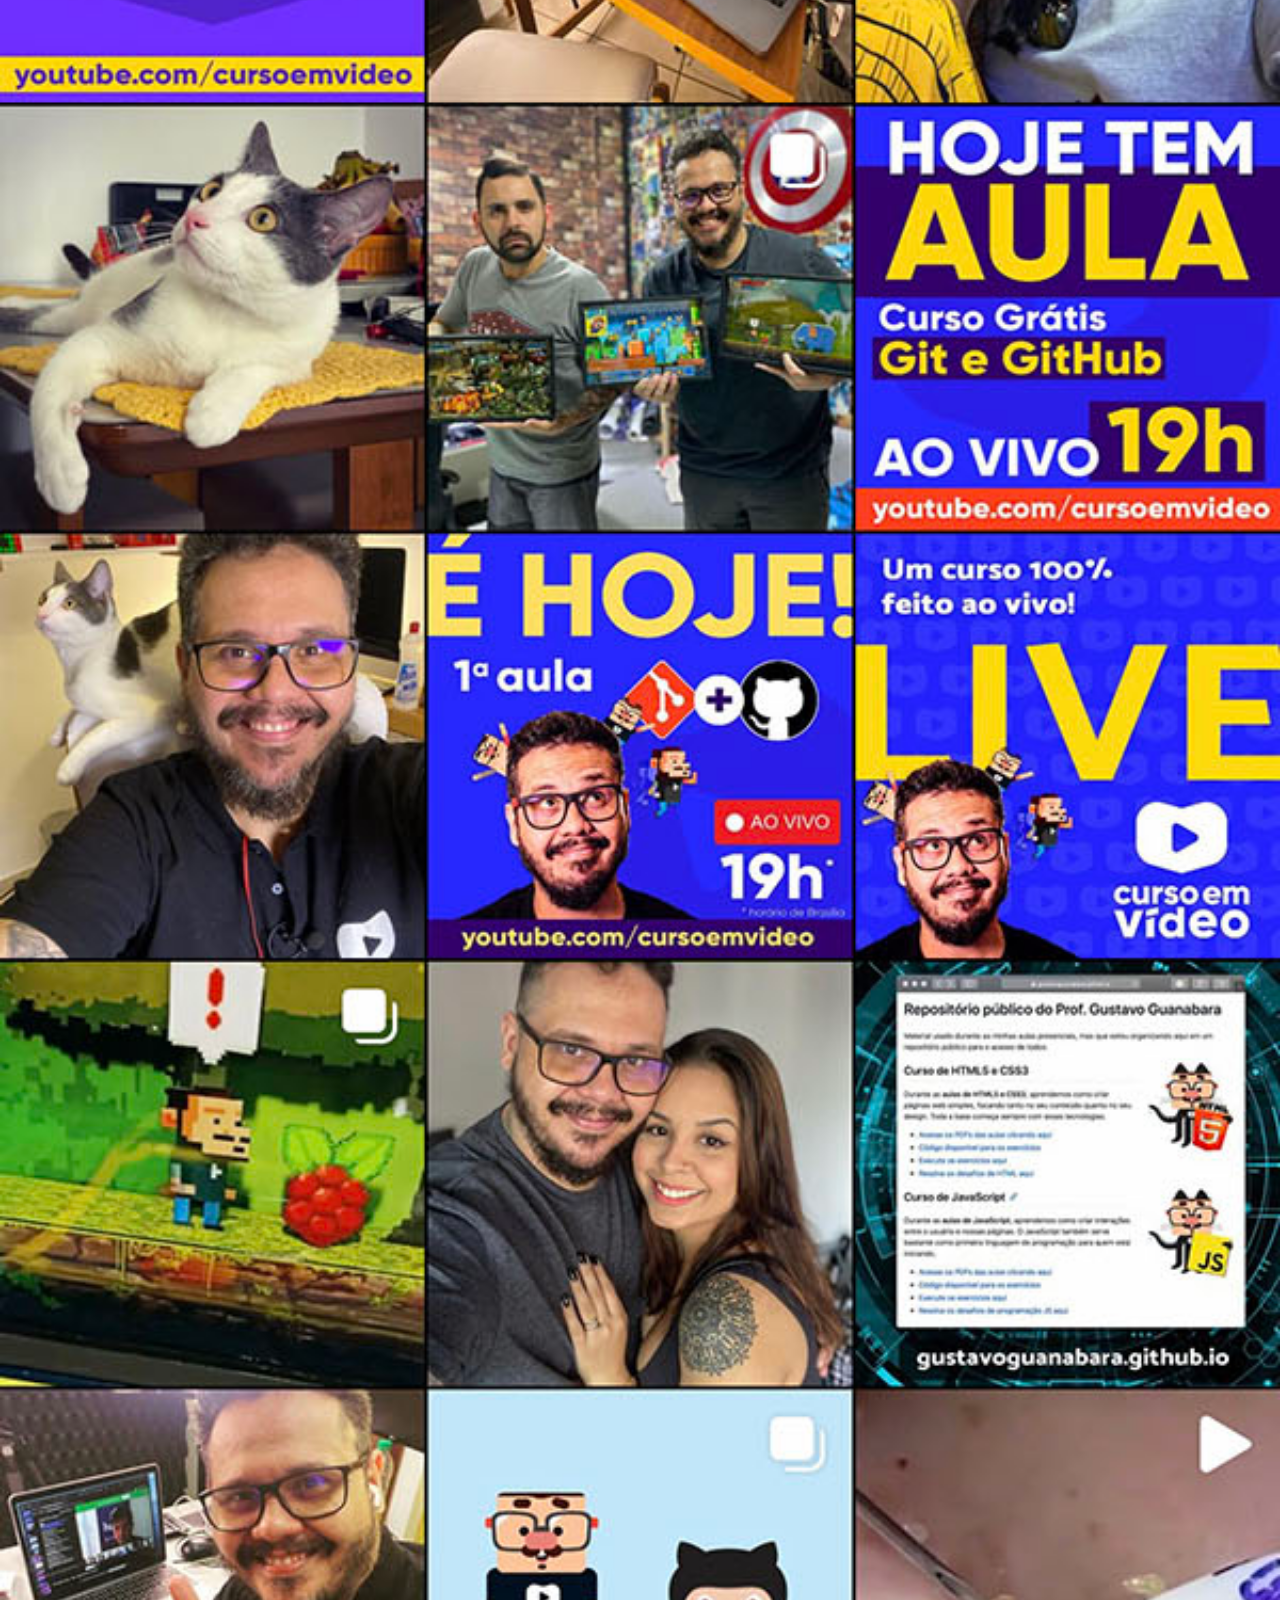
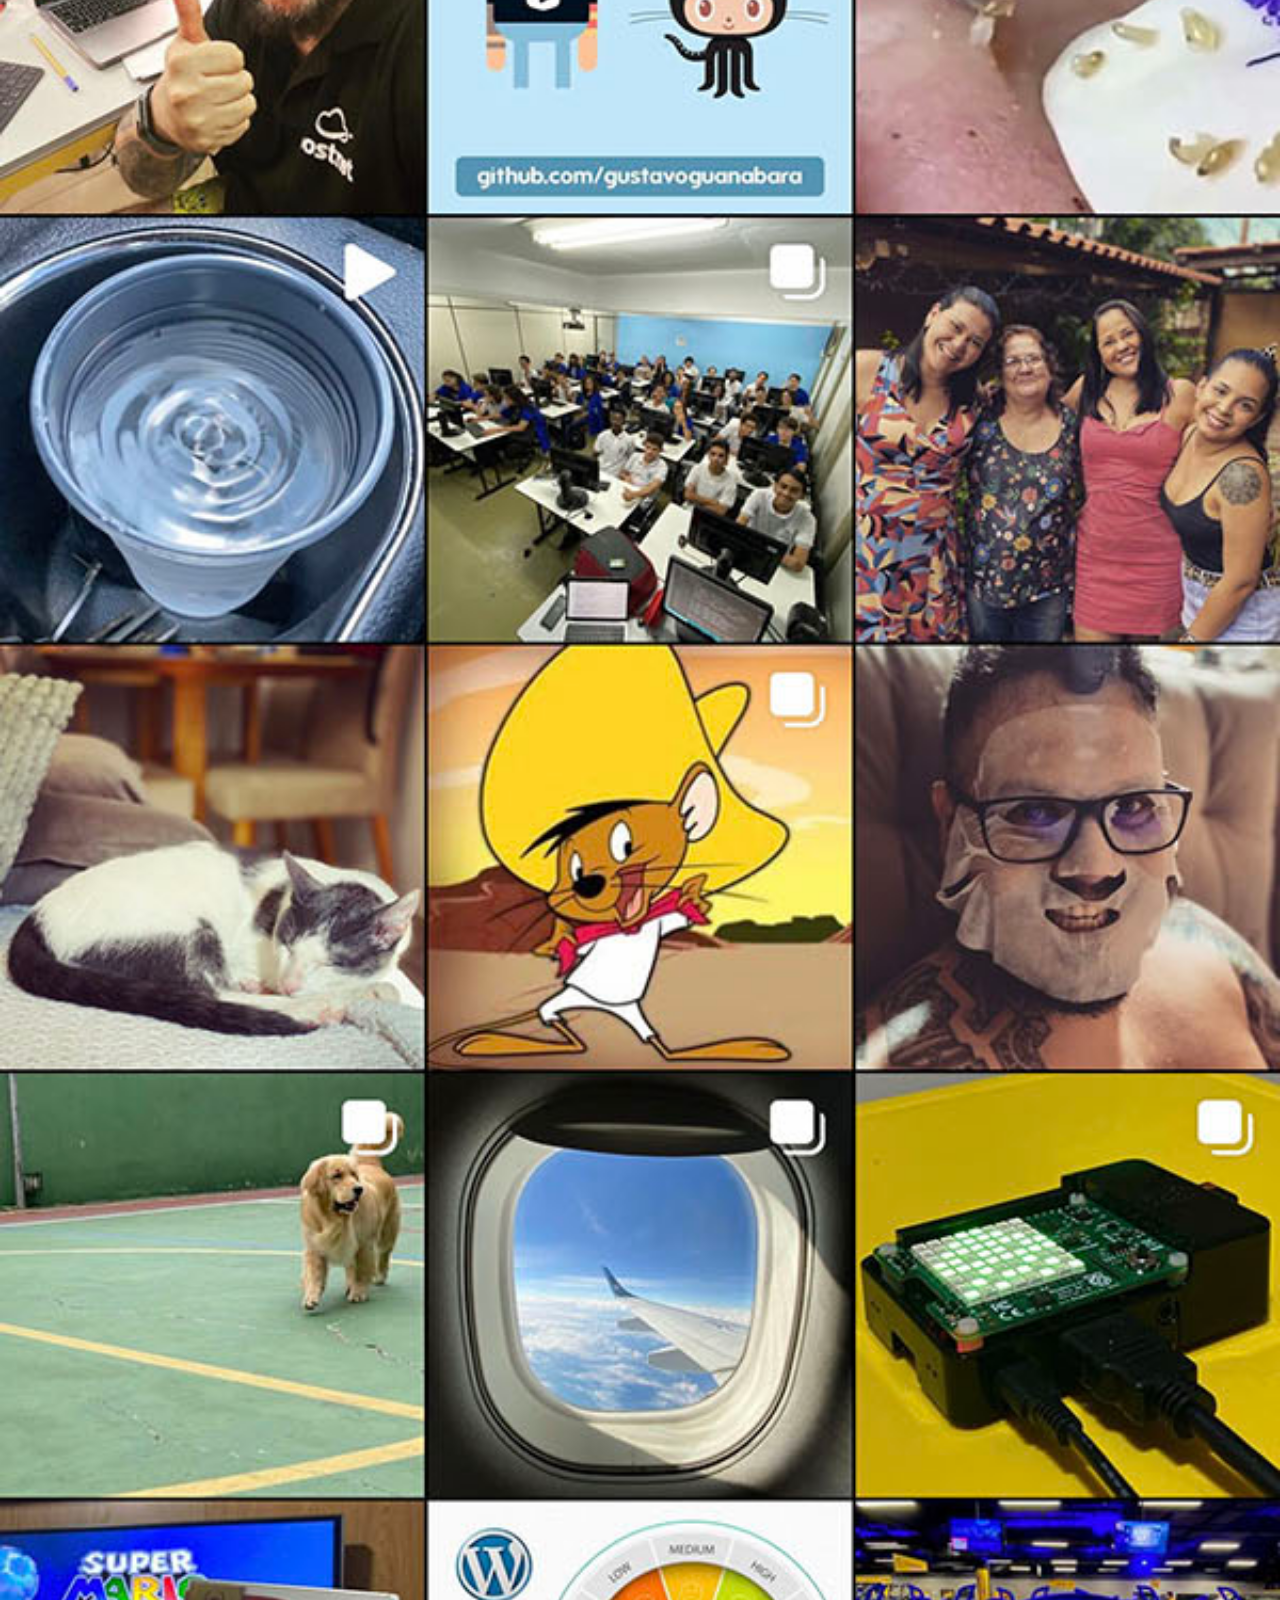
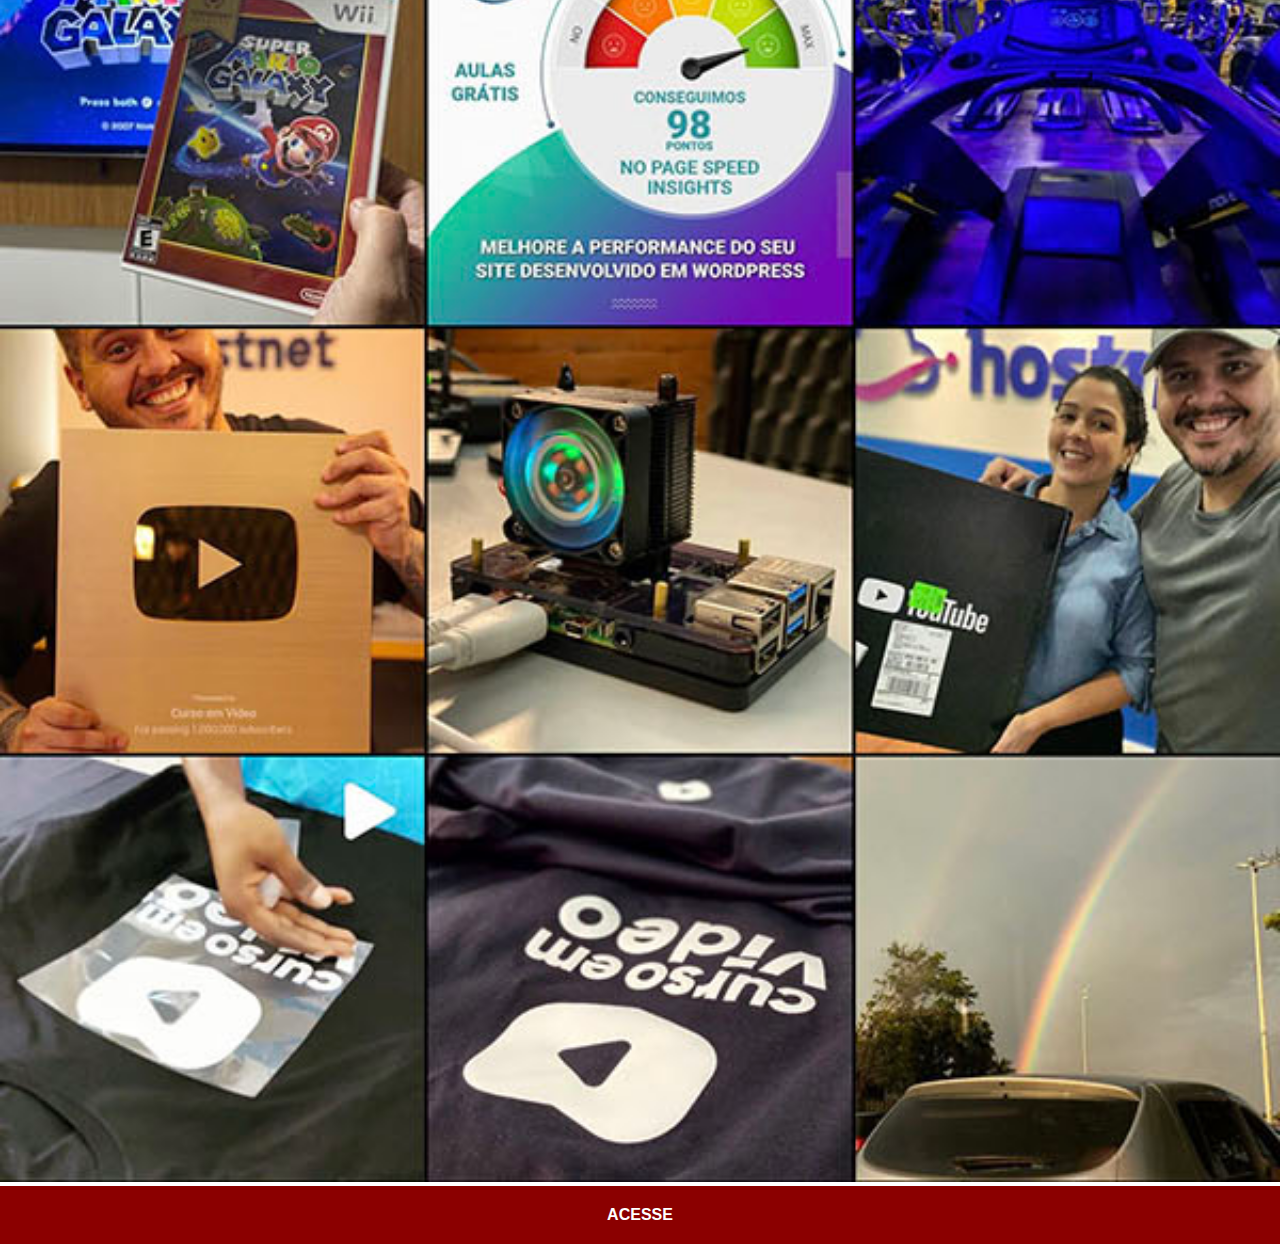
<file: instagram.html>
<!DOCTYPE html>
<html lang="pt-br">
<head>
    <meta charset="UTF-8">
    <meta http-equiv="X-UA-Compatible" content="IE=edge">
    <meta name="viewport" content="width=device-width, initial-scale=1.0">
    <title>Instagram</title>
    <link rel="stylesheet" href="estilos/social.css">
</head>
<body>
    <img src="imagens/tela-instagram.jpg" alt="Insta">
    <a href="https://www.instagram.com/cursoemvideo/" target="_blank">ACESSE</a>
</body>
</html>
</file>
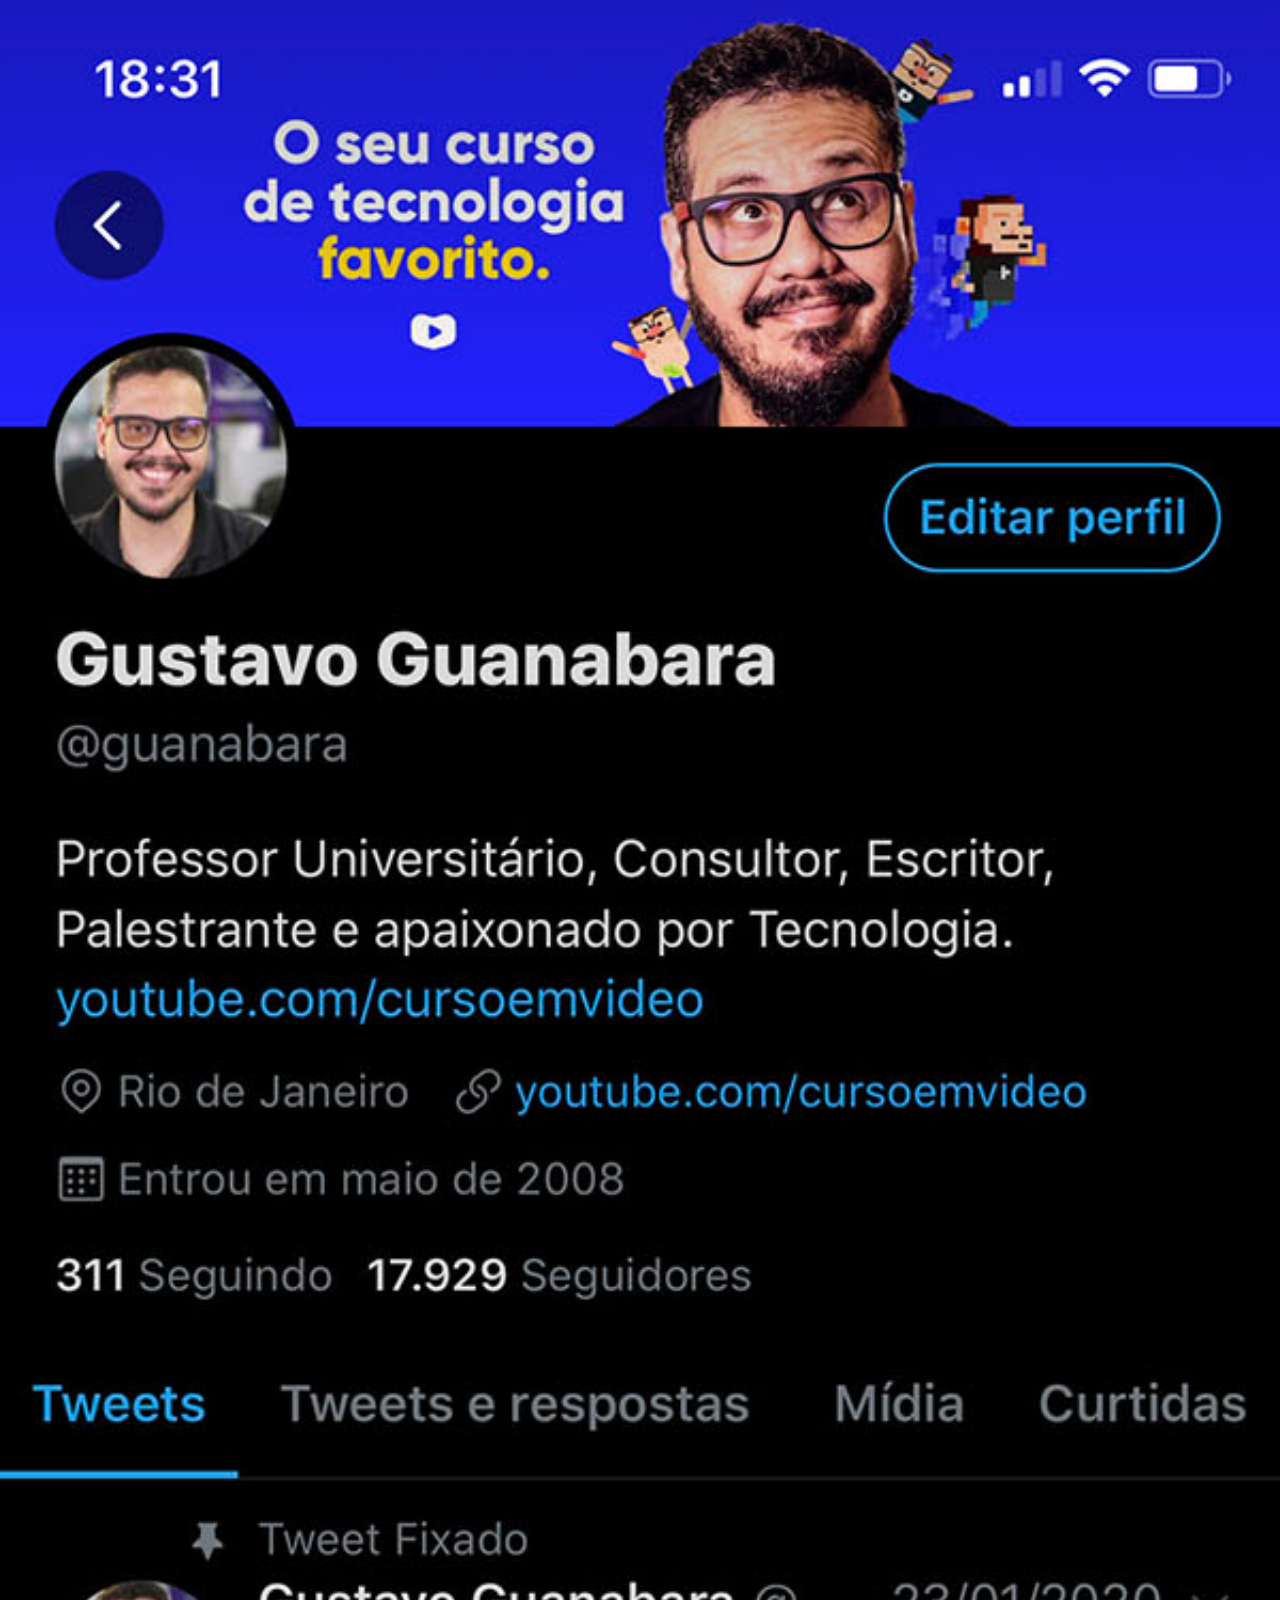
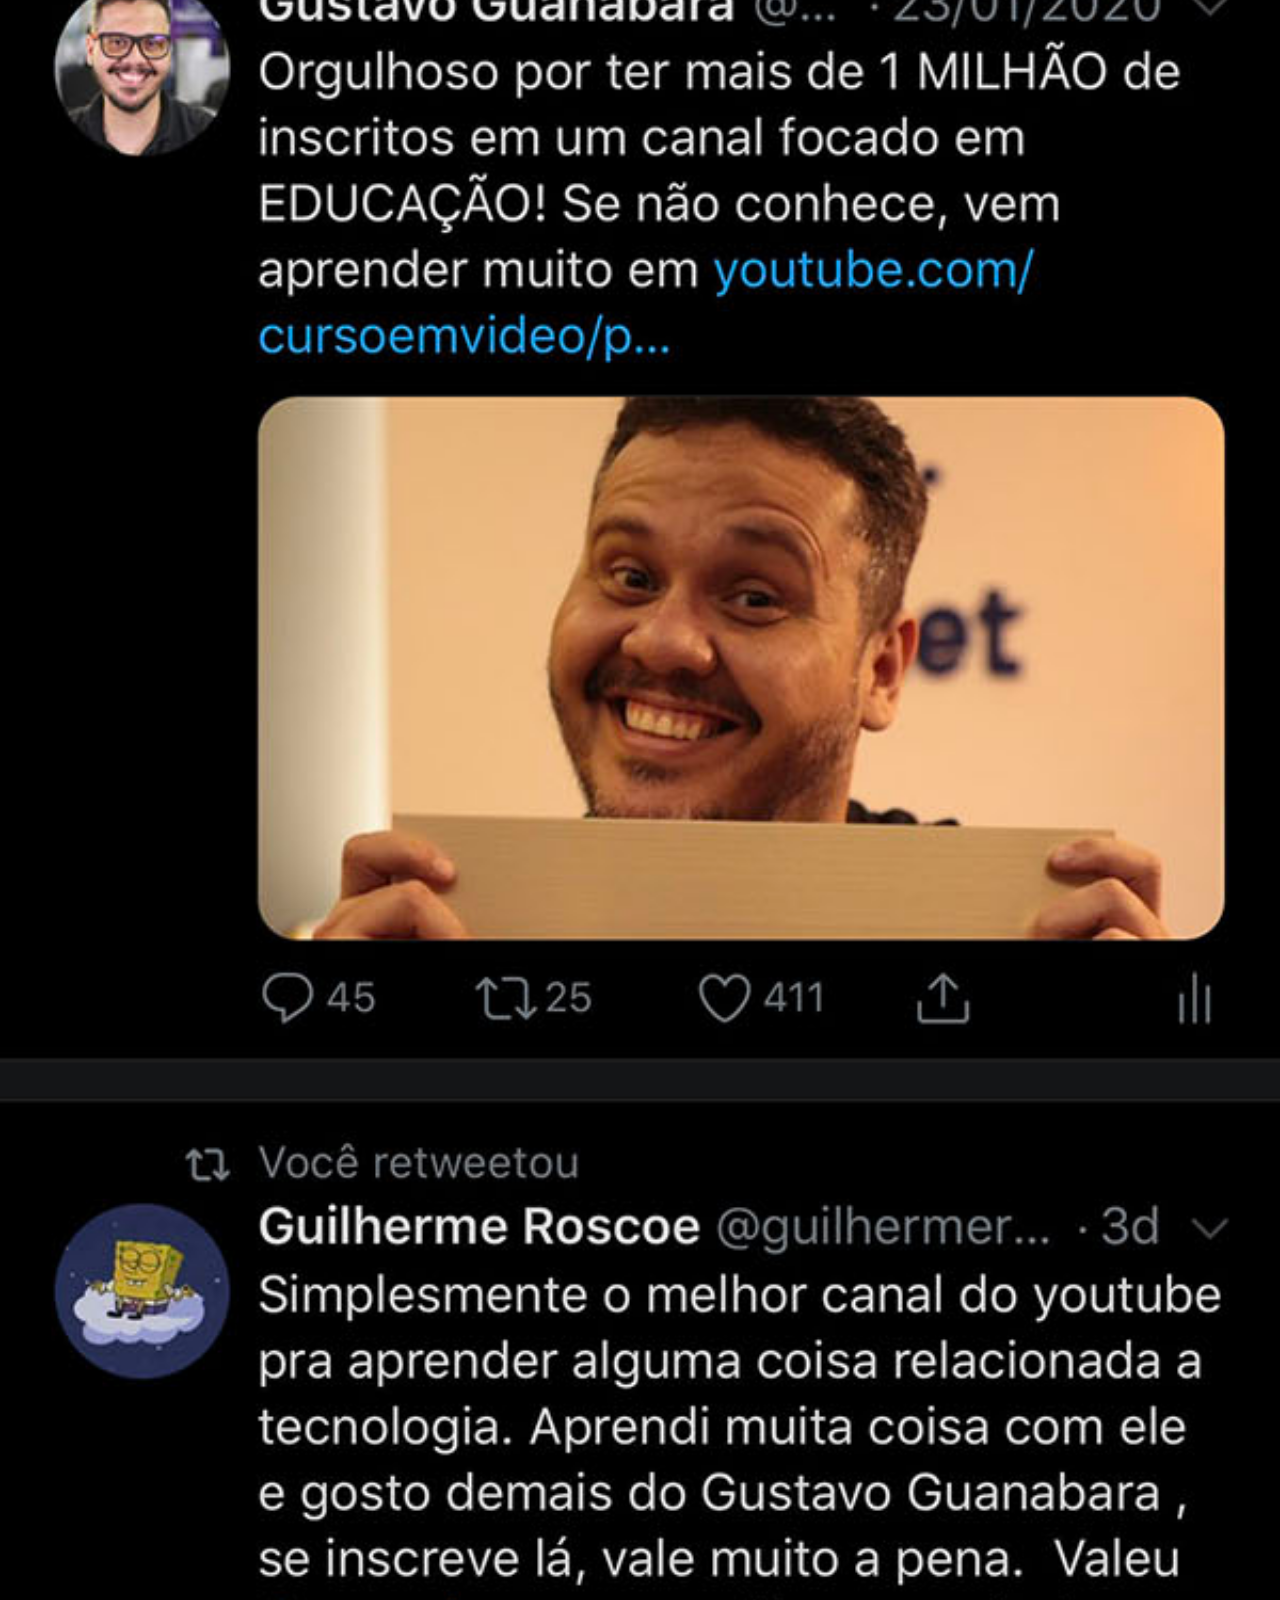
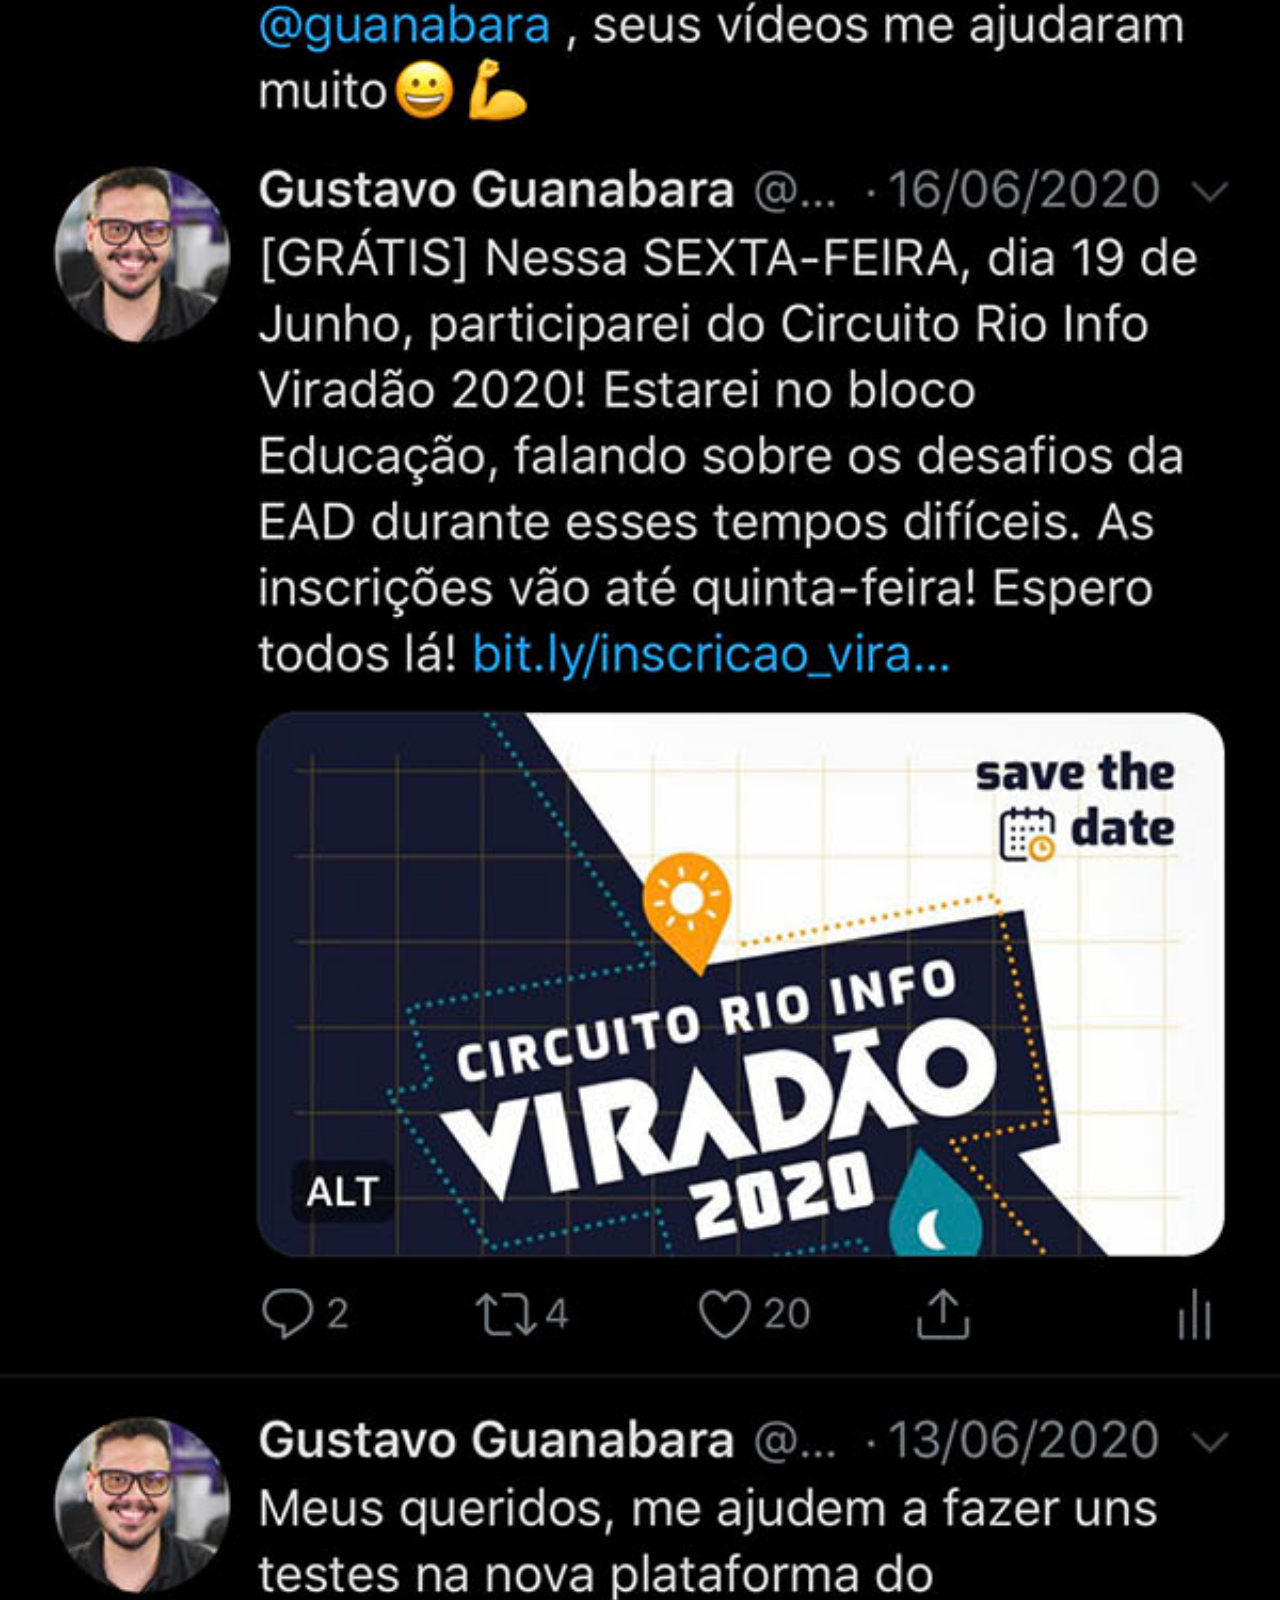
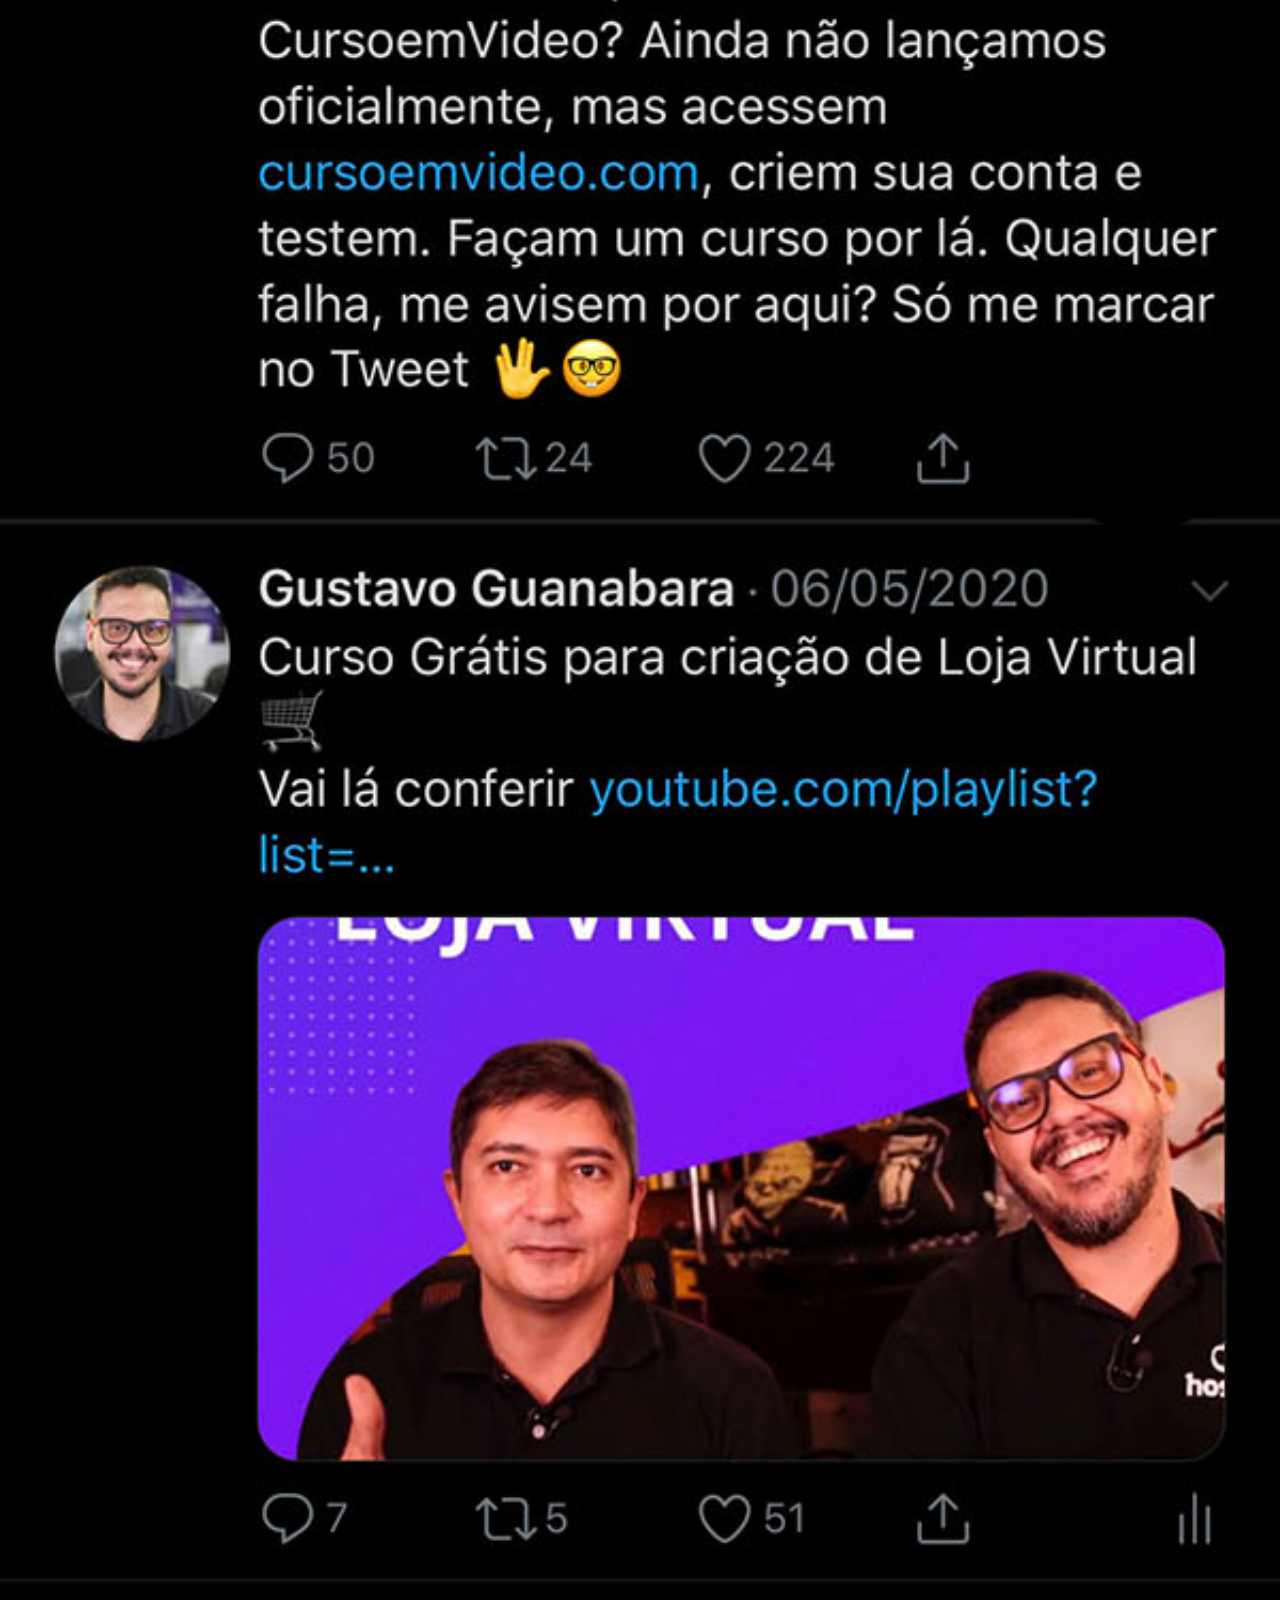
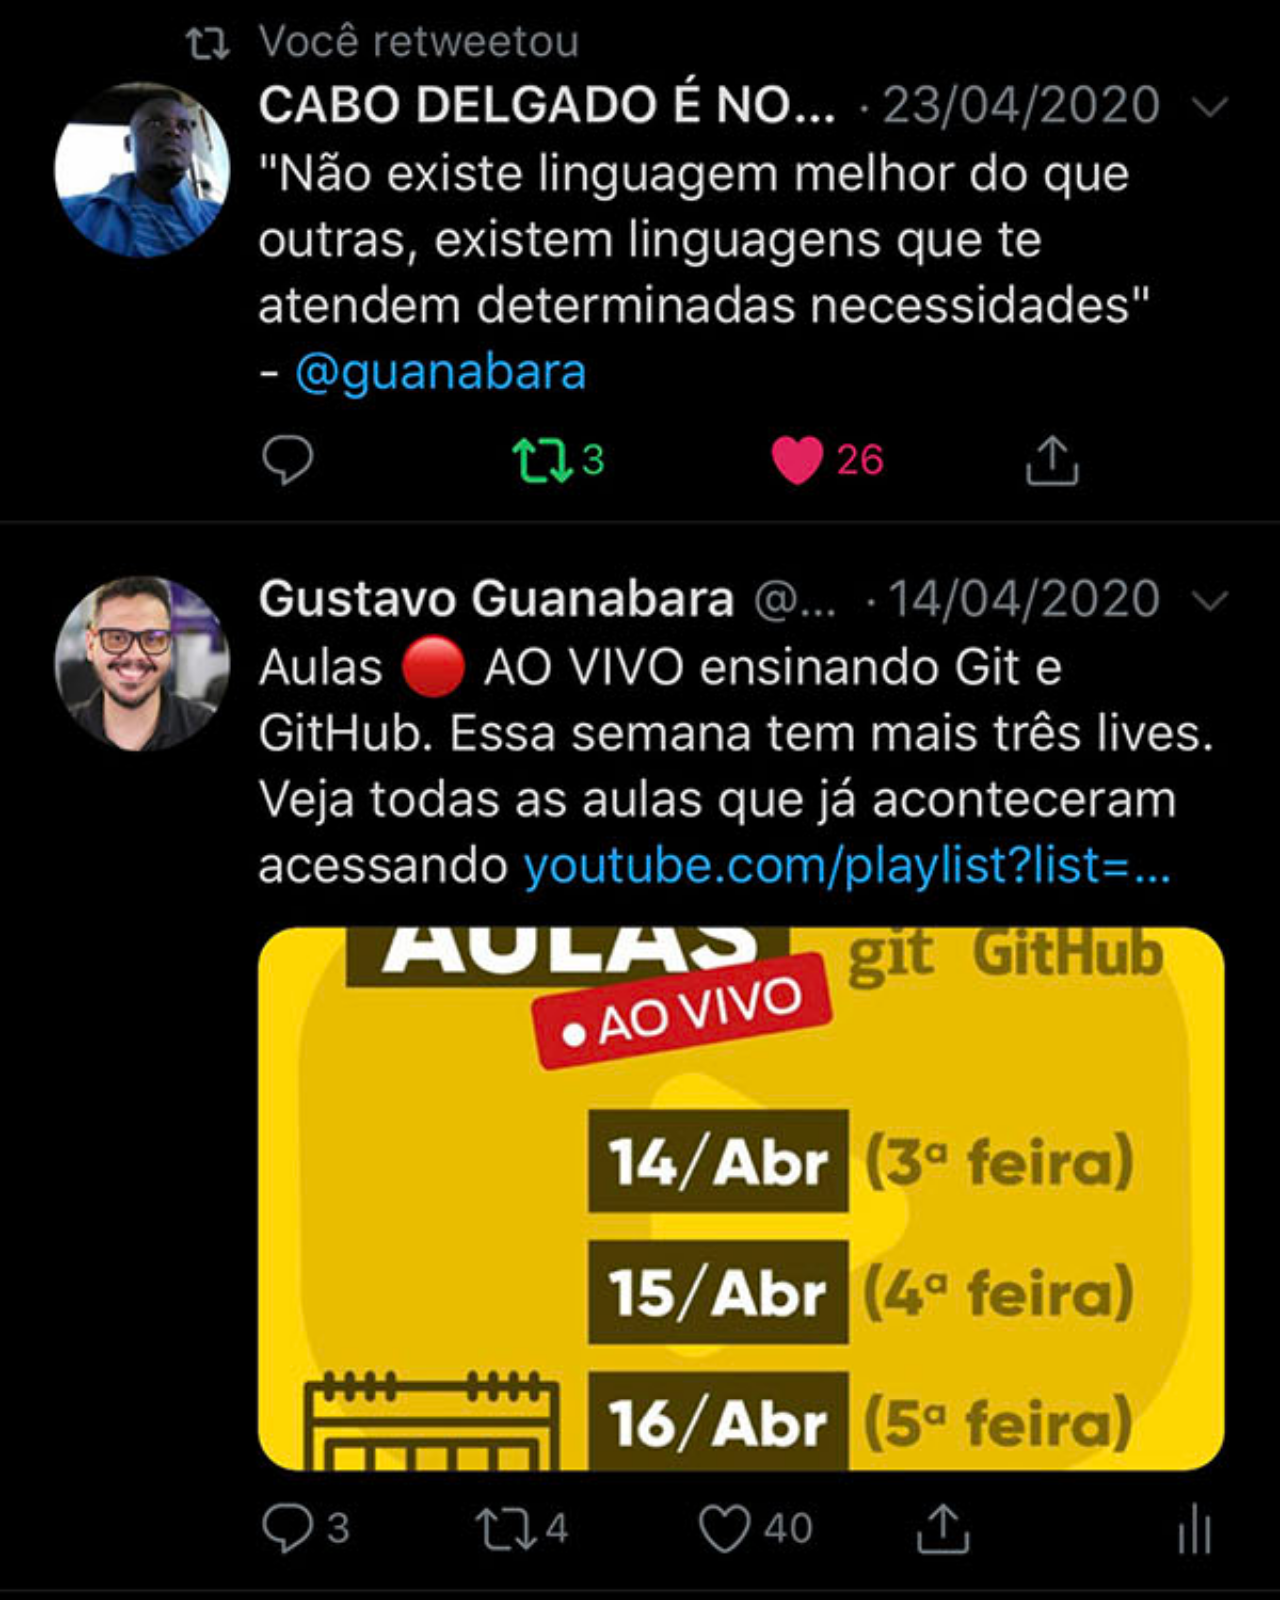
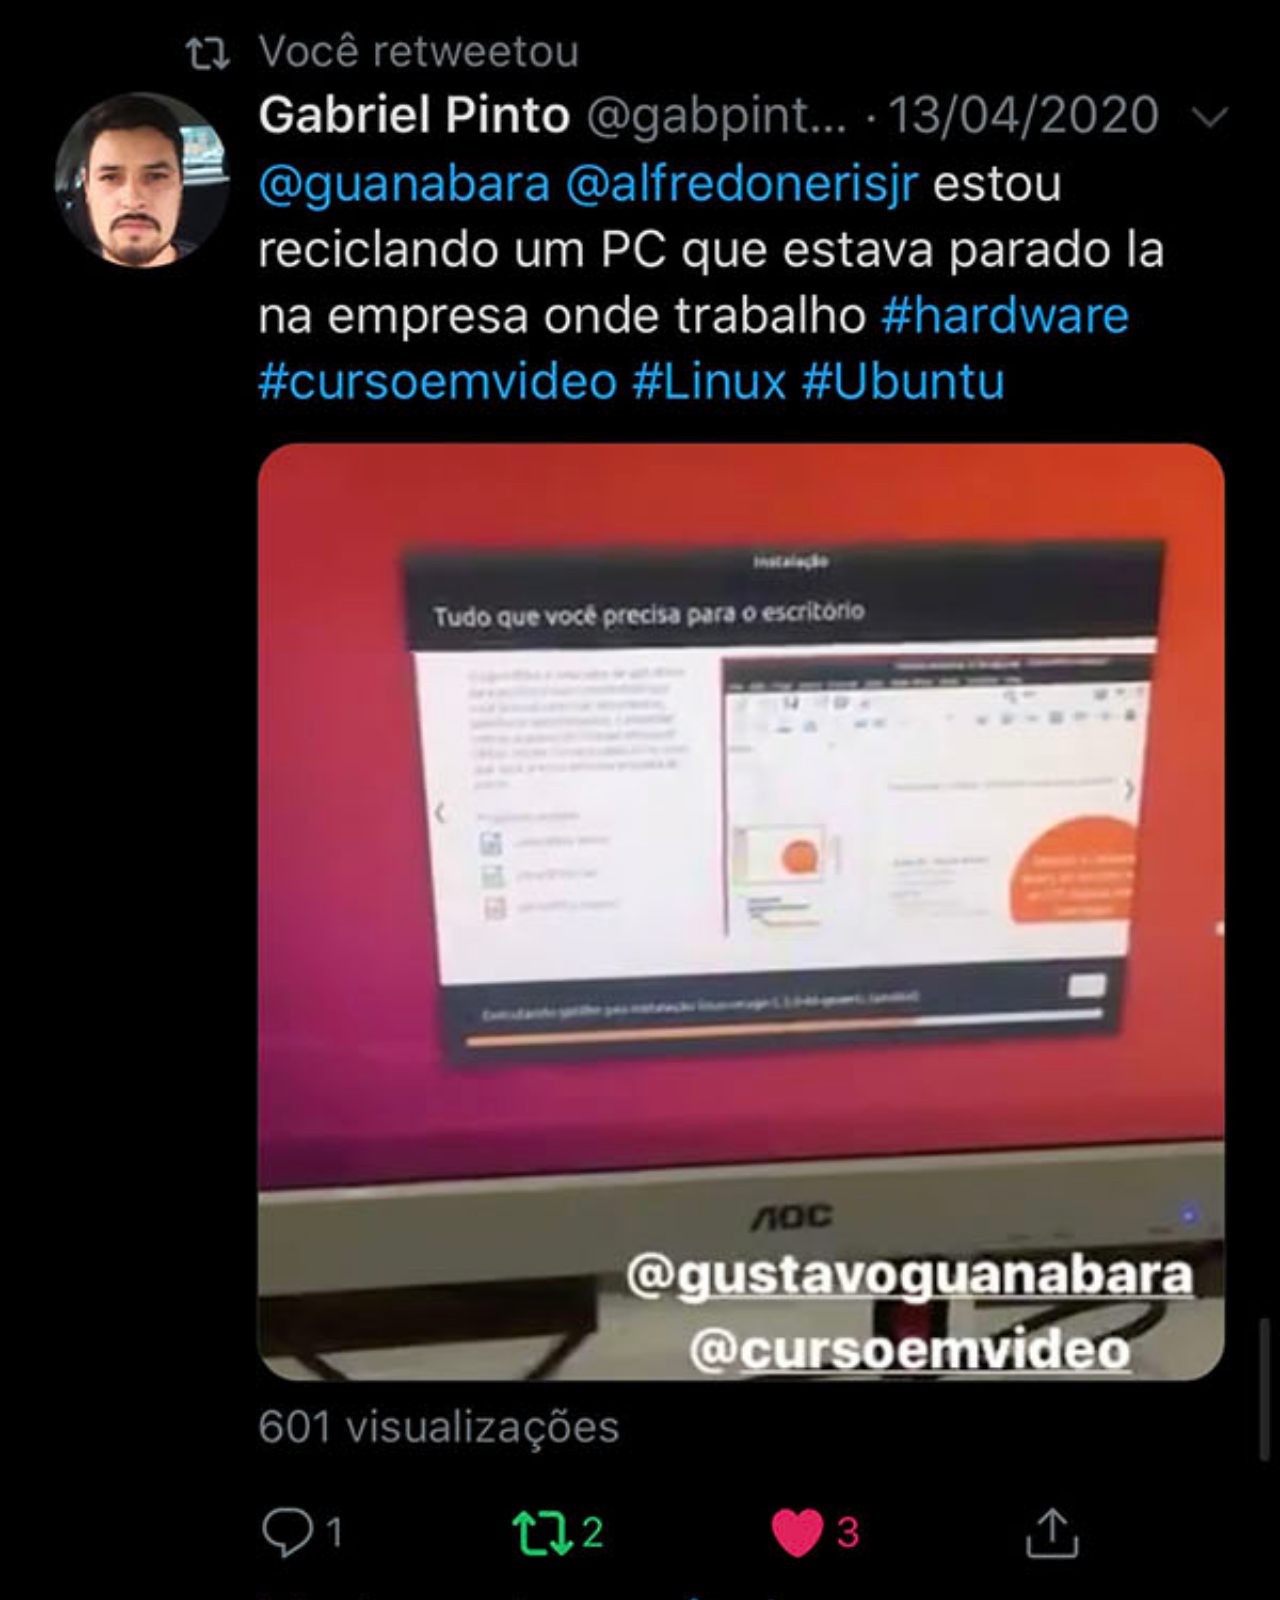
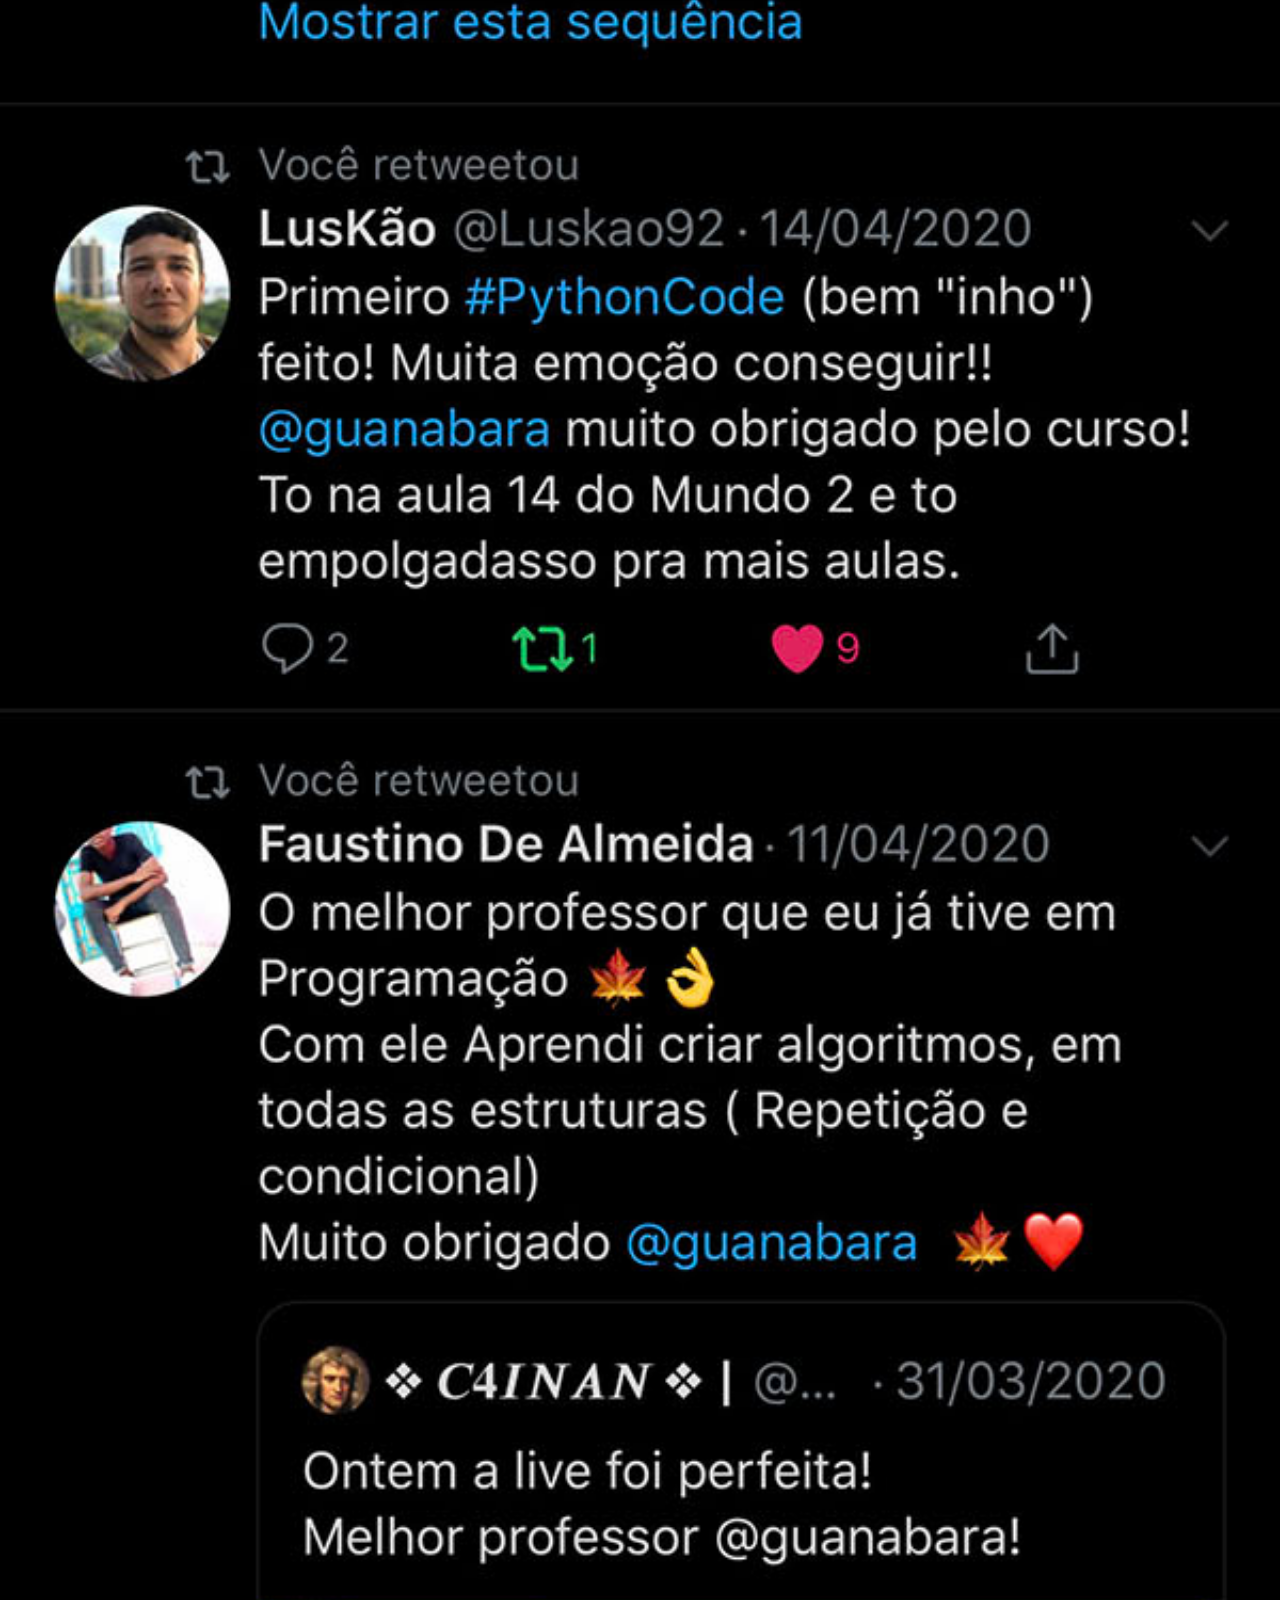
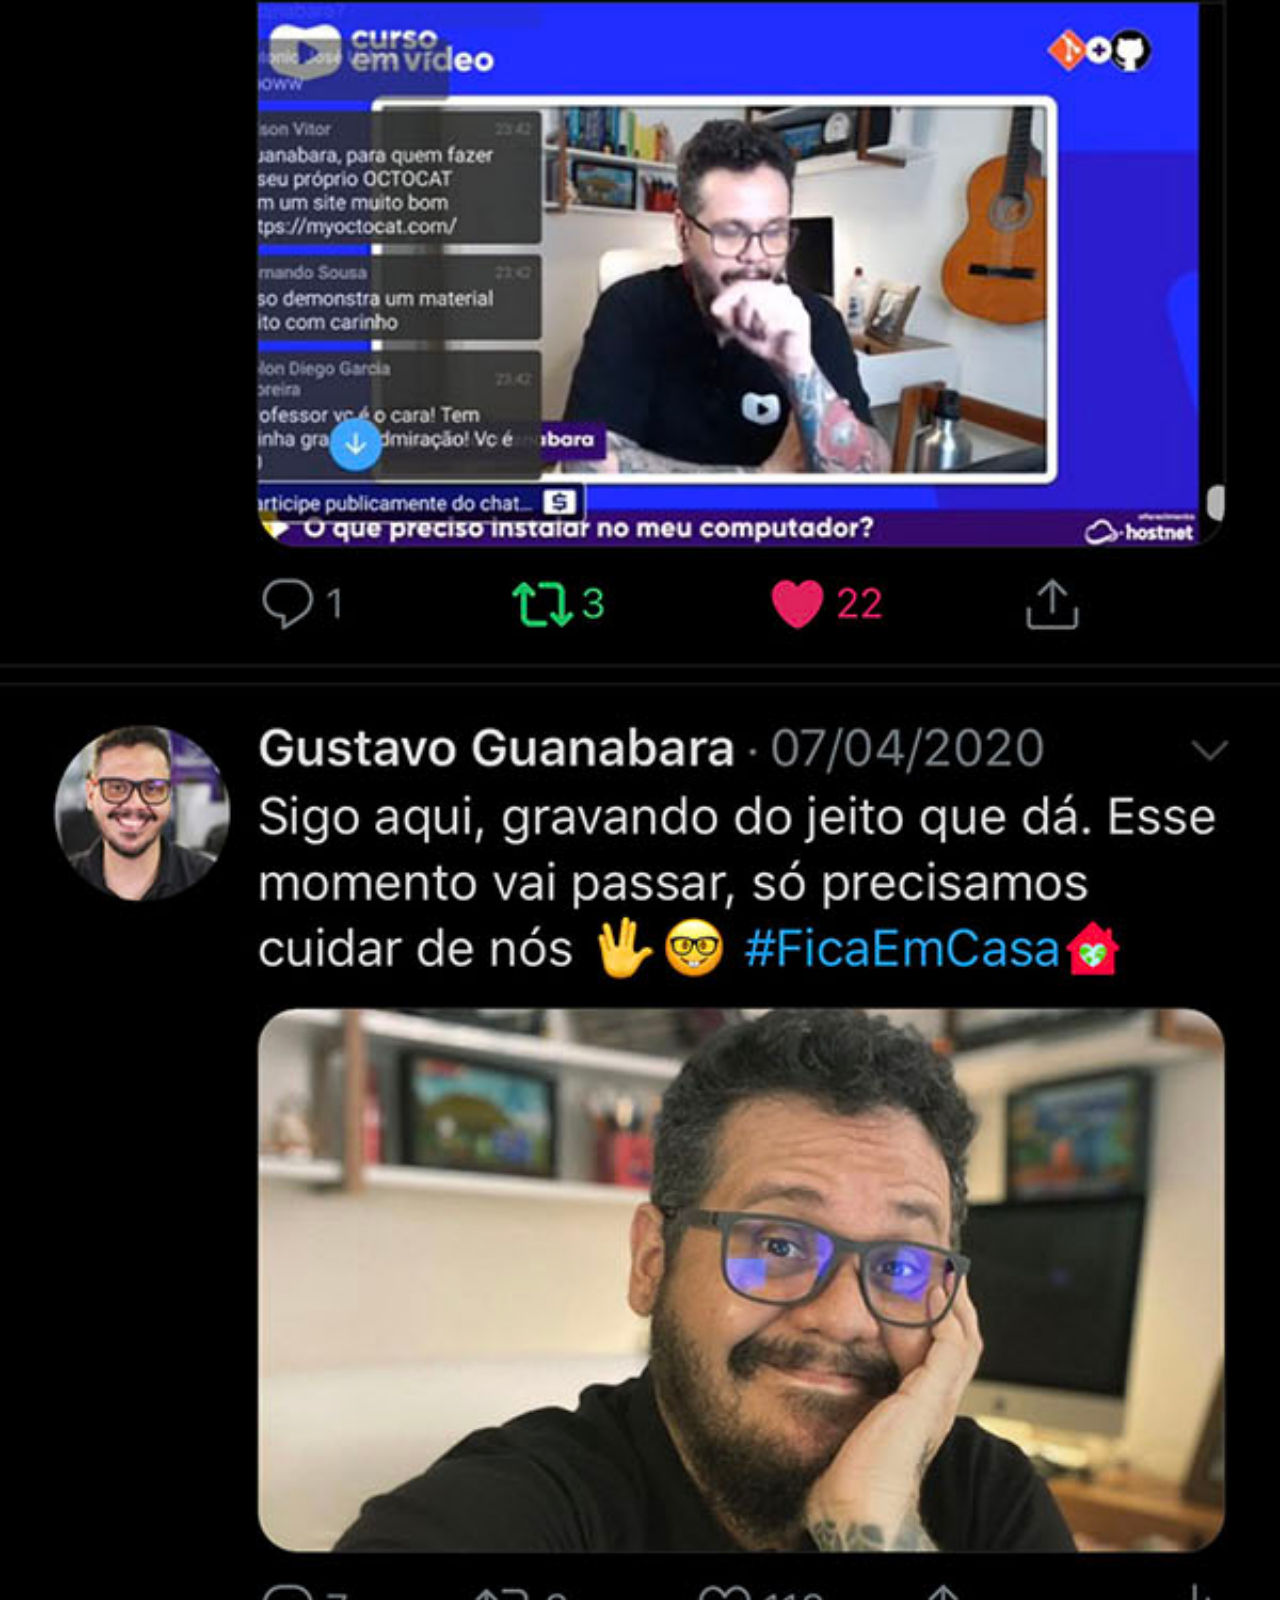
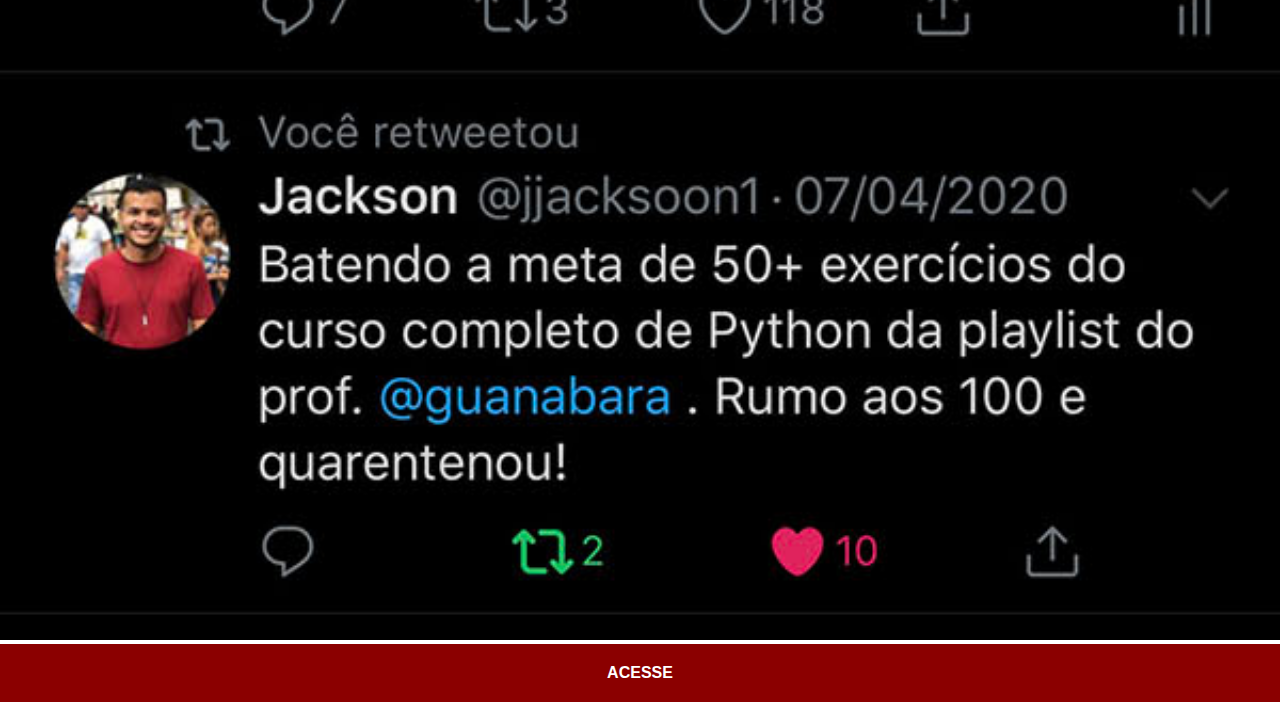
<file: twitter.html>
<!DOCTYPE html>
<html lang="pt-br">
<head>
    <meta charset="UTF-8">
    <meta http-equiv="X-UA-Compatible" content="IE=edge">
    <meta name="viewport" content="width=device-width, initial-scale=1.0">
    <title>Twitter</title>
    <link rel="stylesheet" href="estilos/social.css">
</head>
<body>
    <img src="imagens/tela-twitter.jpg" alt="Insta">
    <a href="https://twitter.com/guanabara" target="_blank">ACESSE</a>
</body>
</html>
</file>
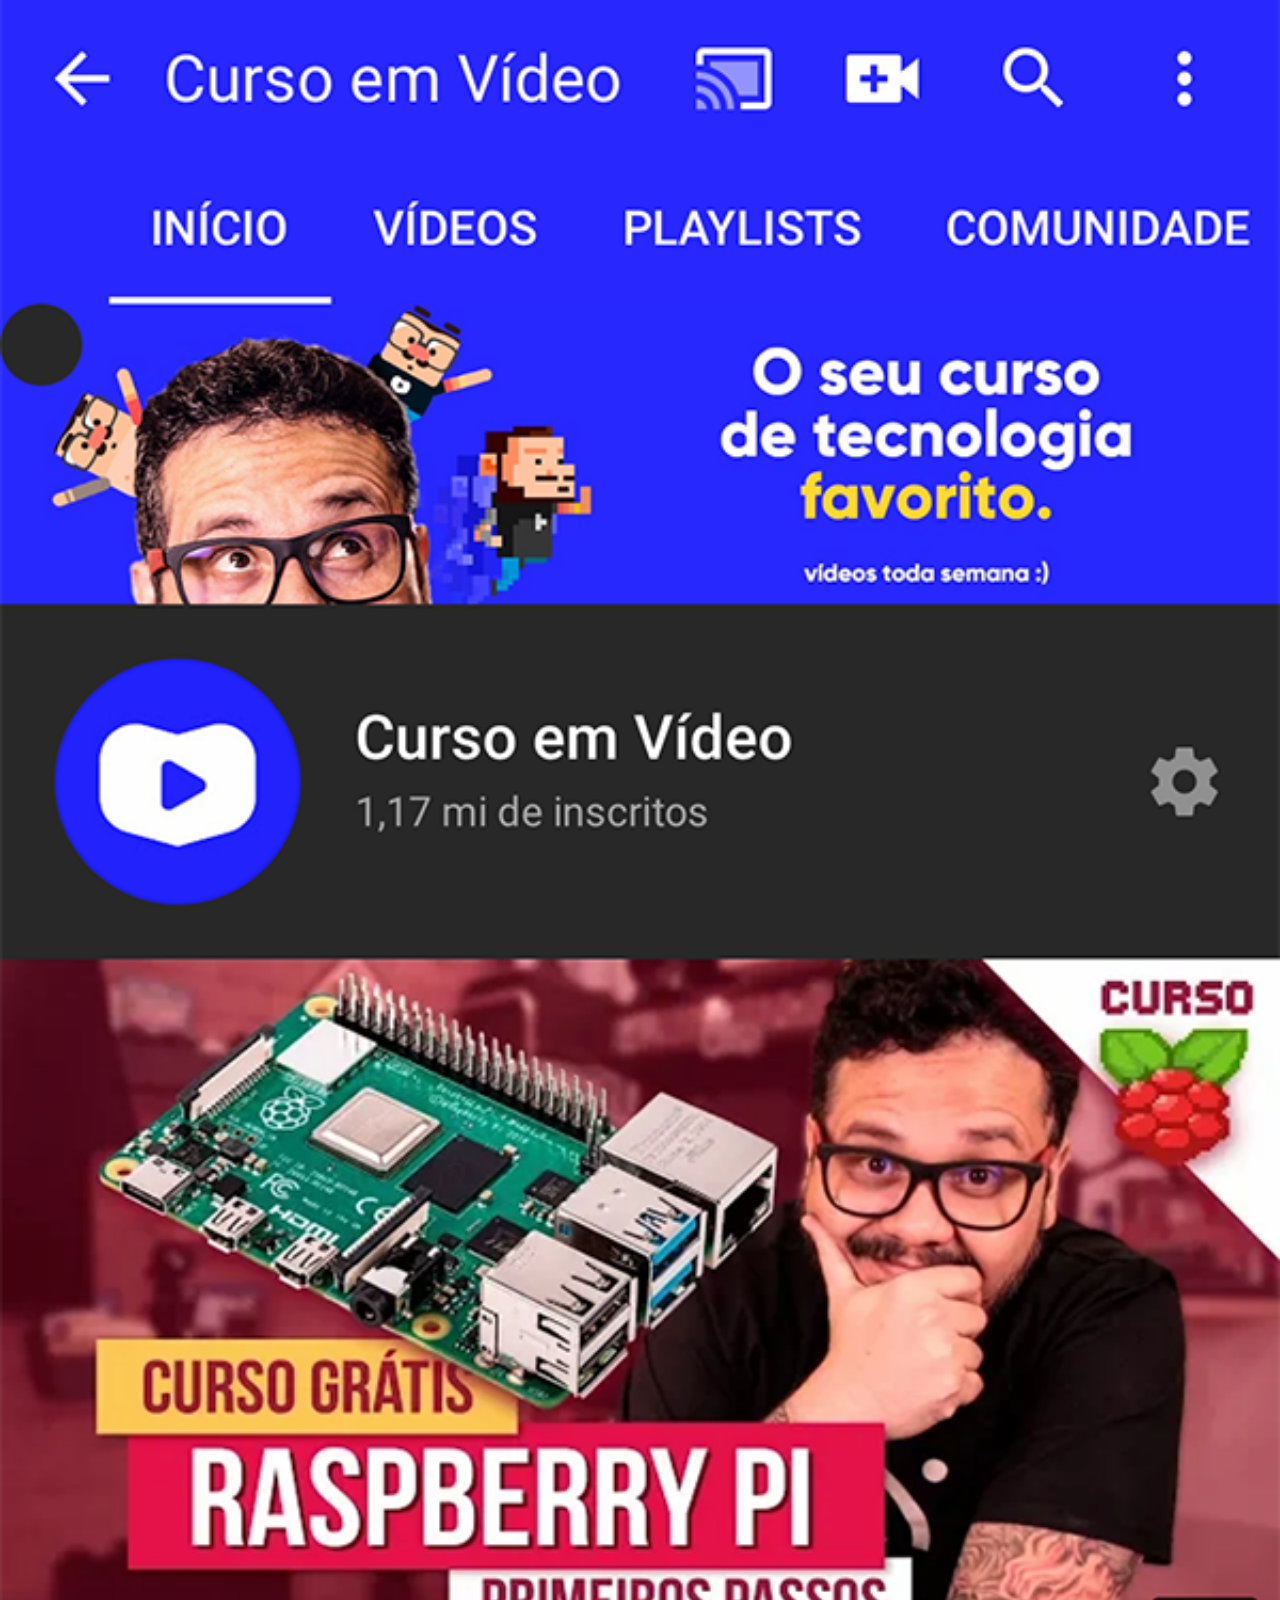
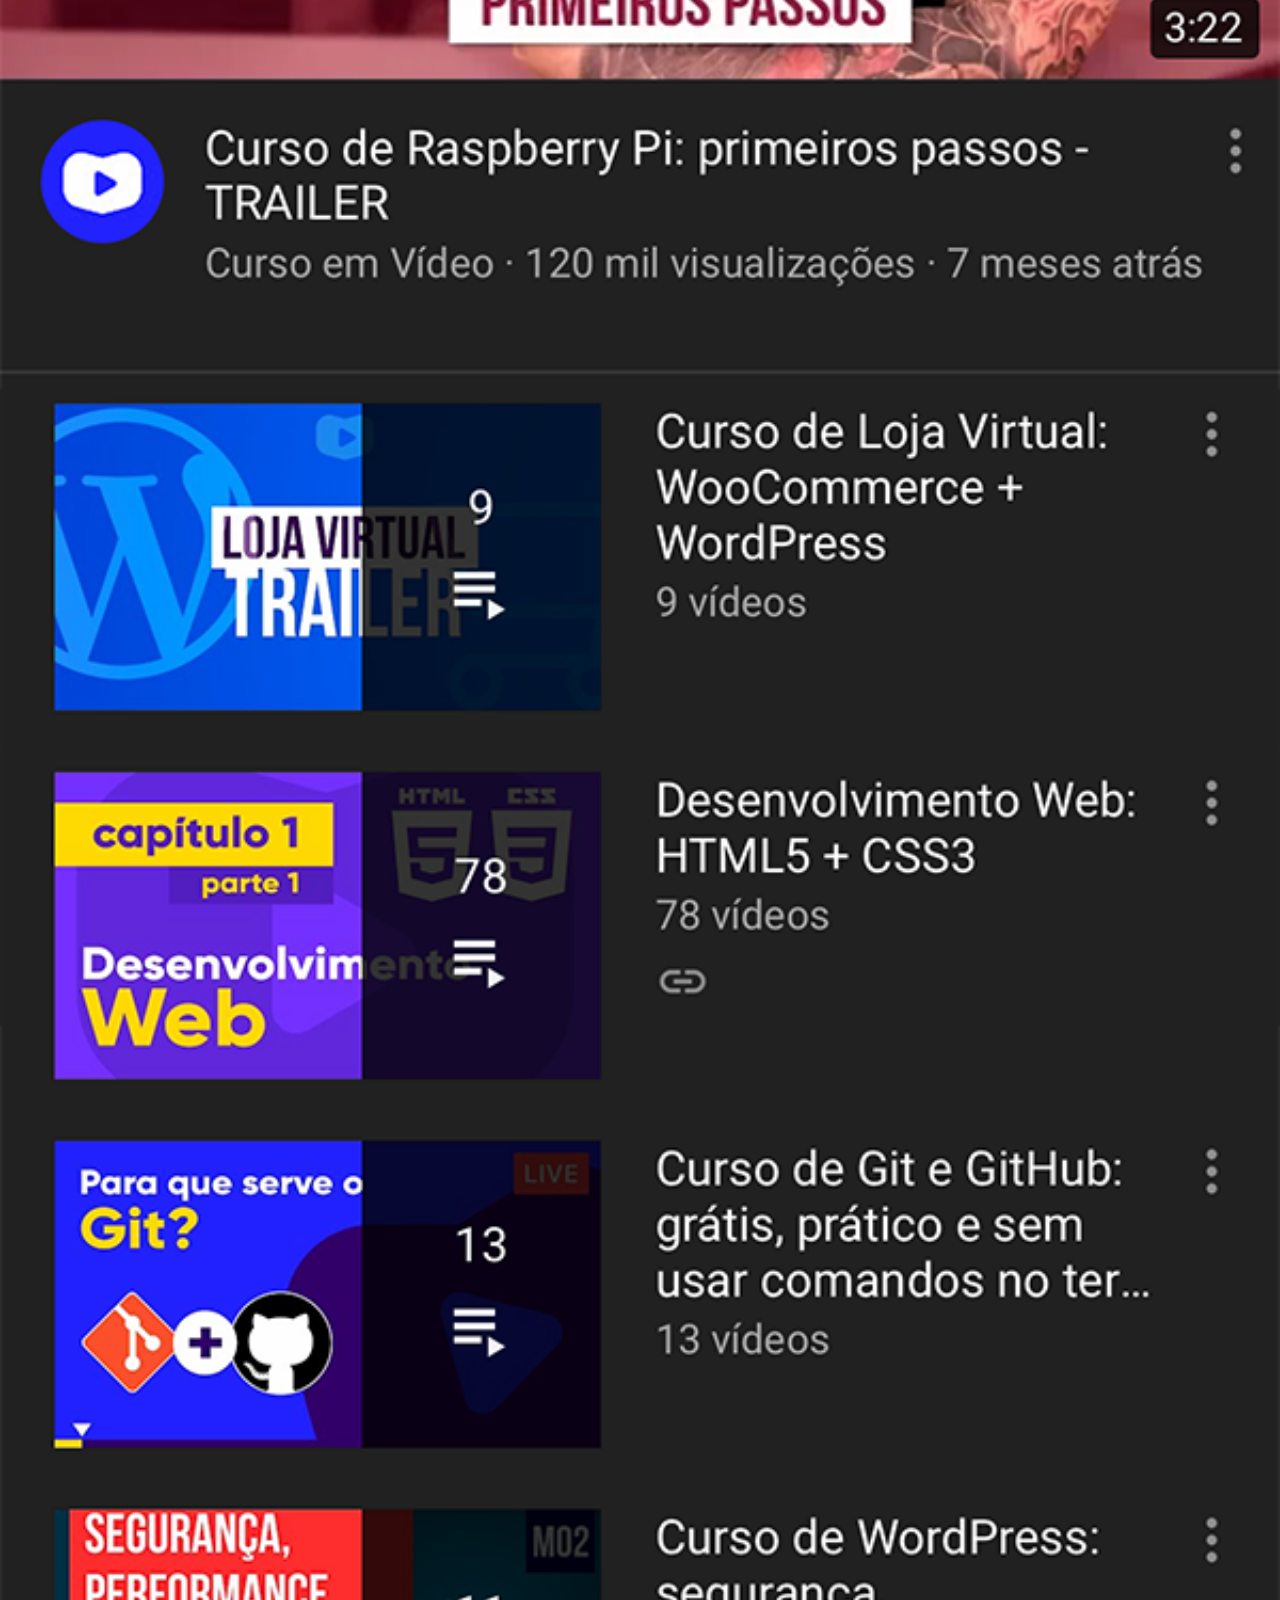
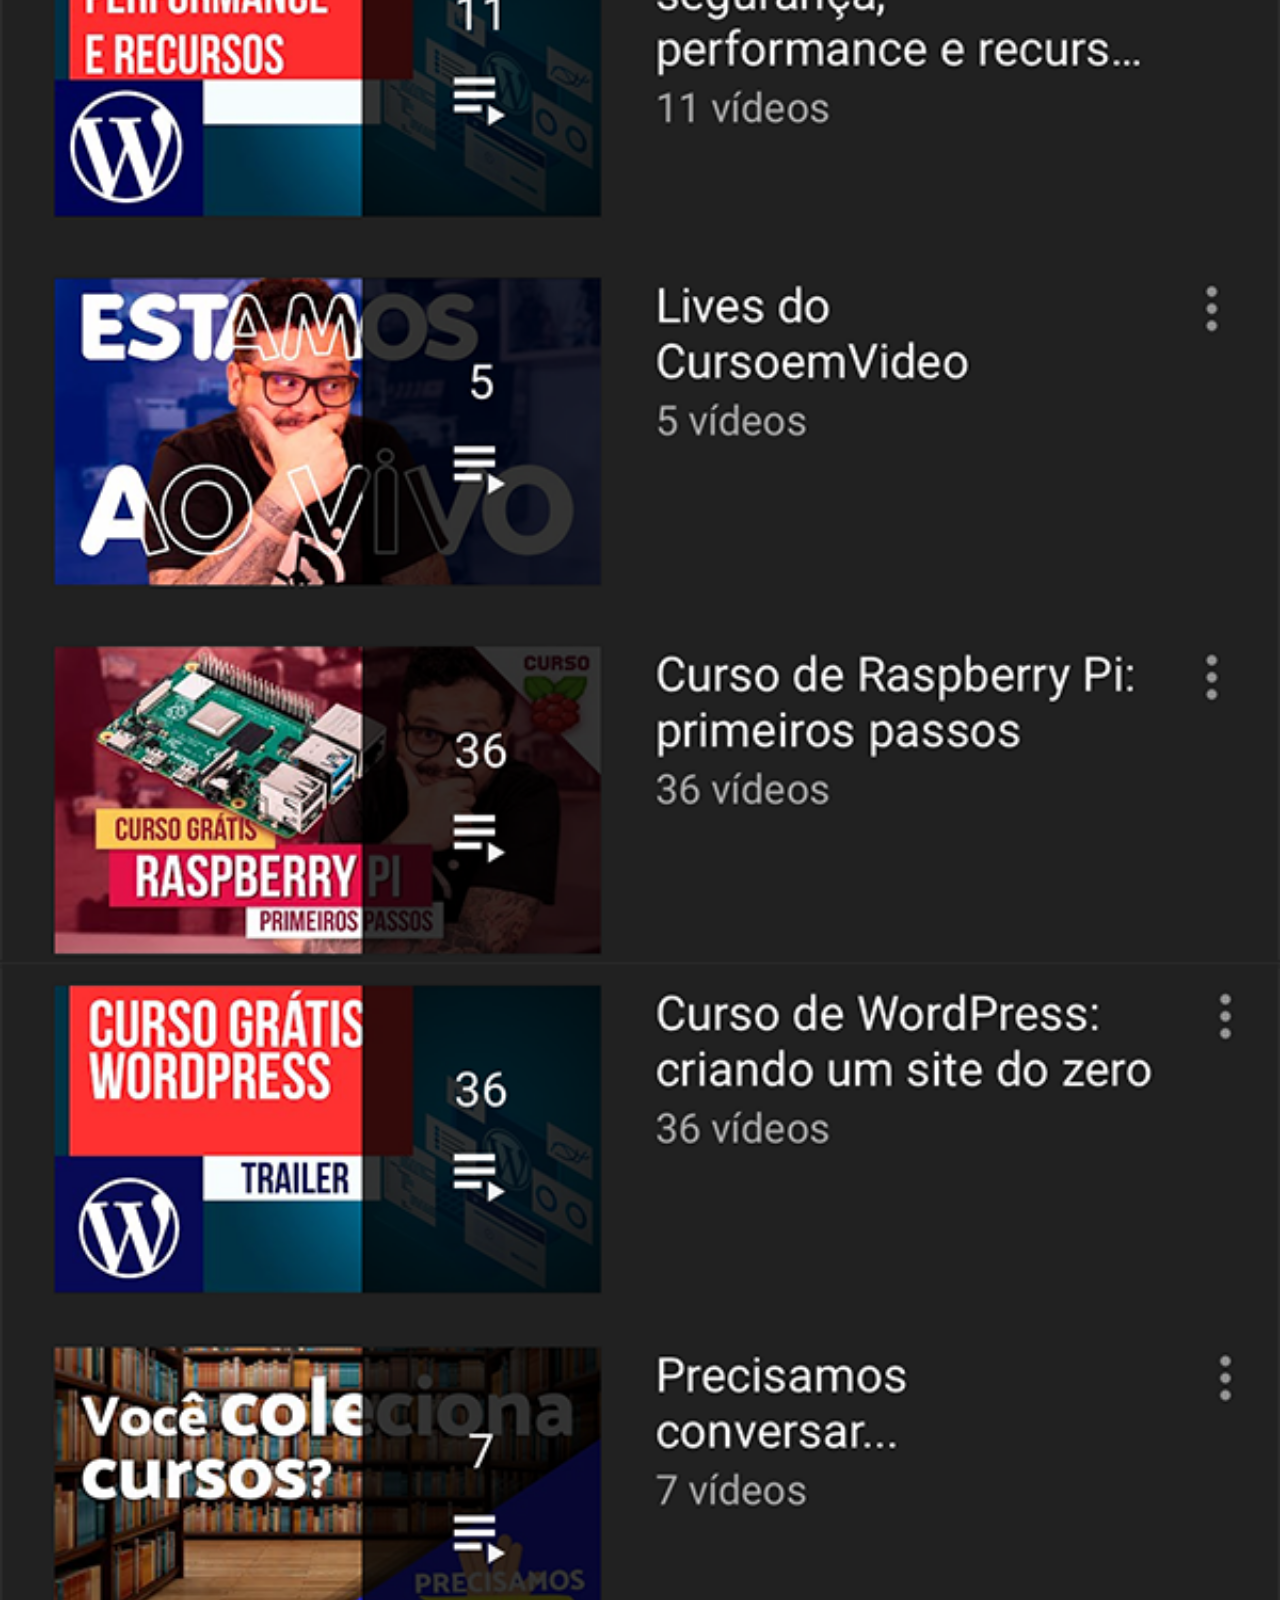
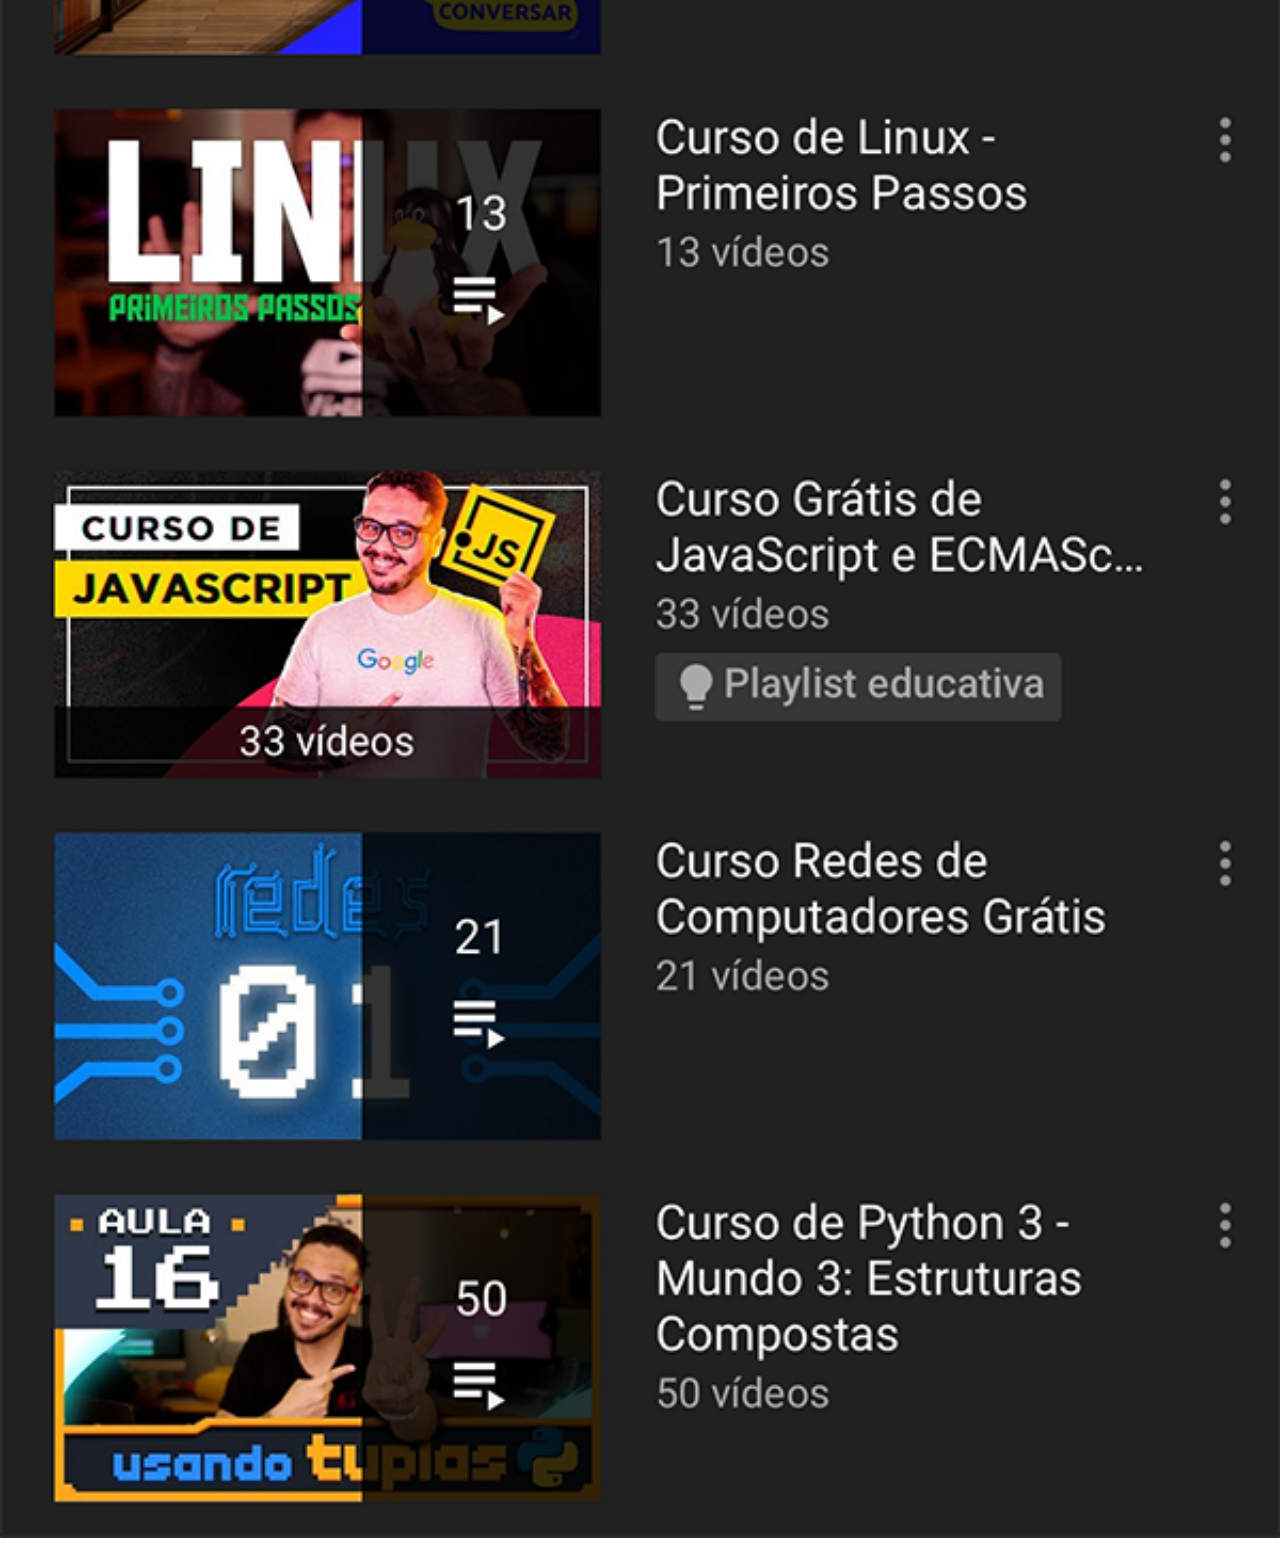
<file: youtube.html>
<!DOCTYPE html>
<html lang="en">
<head>
    <meta charset="UTF-8">
    <meta http-equiv="X-UA-Compatible" content="IE=edge">
    <meta name="viewport" content="width=device-width, initial-scale=1.0">
    <title>Youtube</title>
    <style>
        *{
            margin: 0px;
            padding: 0px;
            font-family: Arial, Helvetica, sans-serif;
        }

        ::-webkit-scrollbar {
            width: 0px;
            height: 0px;
        }

        img {
            width: 100vw;
        }

        a{
            display: block;
            background-color: darkred;
            color: white;
            padding: 20px;
            text-align: center;
            font-weight: bolder;
            text-decoration: none;
        }
    </style>
</head>
<body>
    <img src="imagens/tela-youtube.png" alt="Youtube">
</body>
</html>
</file>
<file: estilos/style.css>
@charset "UTF-8";

* {
    margin: 0px;
    padding: 0px;
    font-family: Arial, Helvetica, sans-serif;
}

html, body {
    height: 100vh;
    width: 100vw;
    background-color: black;
}

body {
    background: url('../imagens/fundo-madeira.jpg');
    background-repeat: no-repeat;
    background-position: top center;
    background-size: cover;
    background-attachment: fixed;


}

main {
    position: relative;
    height: 100vh;
}

#telefone {
    position: absolute;
    top: 50%;
    left: 50%;
    transform: translate(-50%, -50%);
    height: 627px;
    width: 311px;
    background-color: blue;
    background: url('../imagens/frame-iphone.png');
    background-repeat: no-repeat;
}

#tela {
    position: relative;
    top: 80px;
    left: 22px;
    width: 267px;
    height: 471px;
    
}

#redes-sociais {
    text-align: right;
}

#redes-sociais img {
    width: 50px;
    margin: 10px;
    border-radius: 50%;
    box-shadow: 2px 2px 5px rgba(0, 0, 0, 0.596);
    box-sizing: border-box;
}

#redes-sociais img:hover {
    border: 2px solid rgba(255, 255, 255, 0.596);
    transform: translate(-3px, -3px);
    box-shadow: 5px 5px 10px rgba(0, 0, 0, 0.664);
    transition: .1s;
}
</file>
<file: estilos/social.css>
@charset "UTF-8";

*{
    margin: 0px;
    padding: 0px;
    font-family: Arial, Helvetica, sans-serif;
}

::-webkit-scrollbar {
    width: 0px;
    height: 0px;
}

img {
    width: 100vw;
}

a{
    display: block;
    background-color: darkred;
    color: white;
    padding: 20px;
    text-align: center;
    font-weight: bolder;
    text-decoration: none;
}

a:hover{
    background-color: red;
}
</file>
